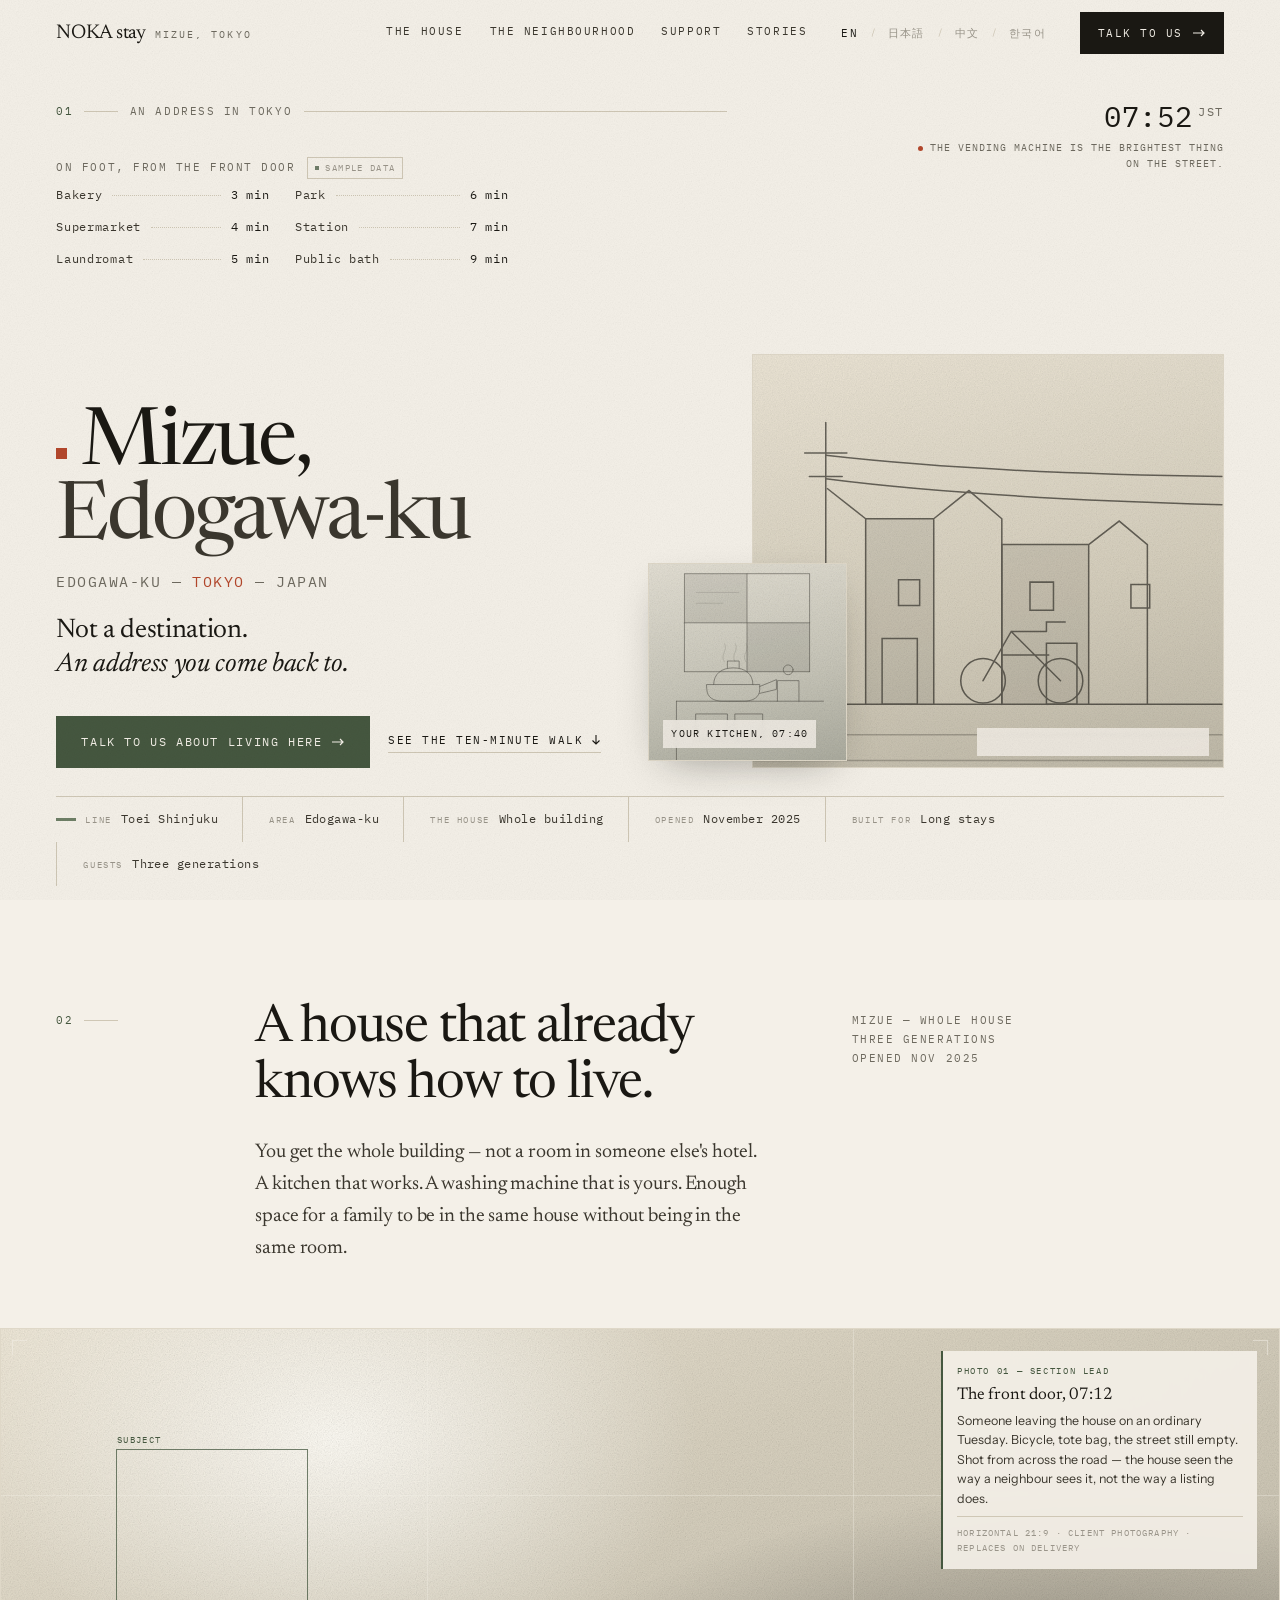
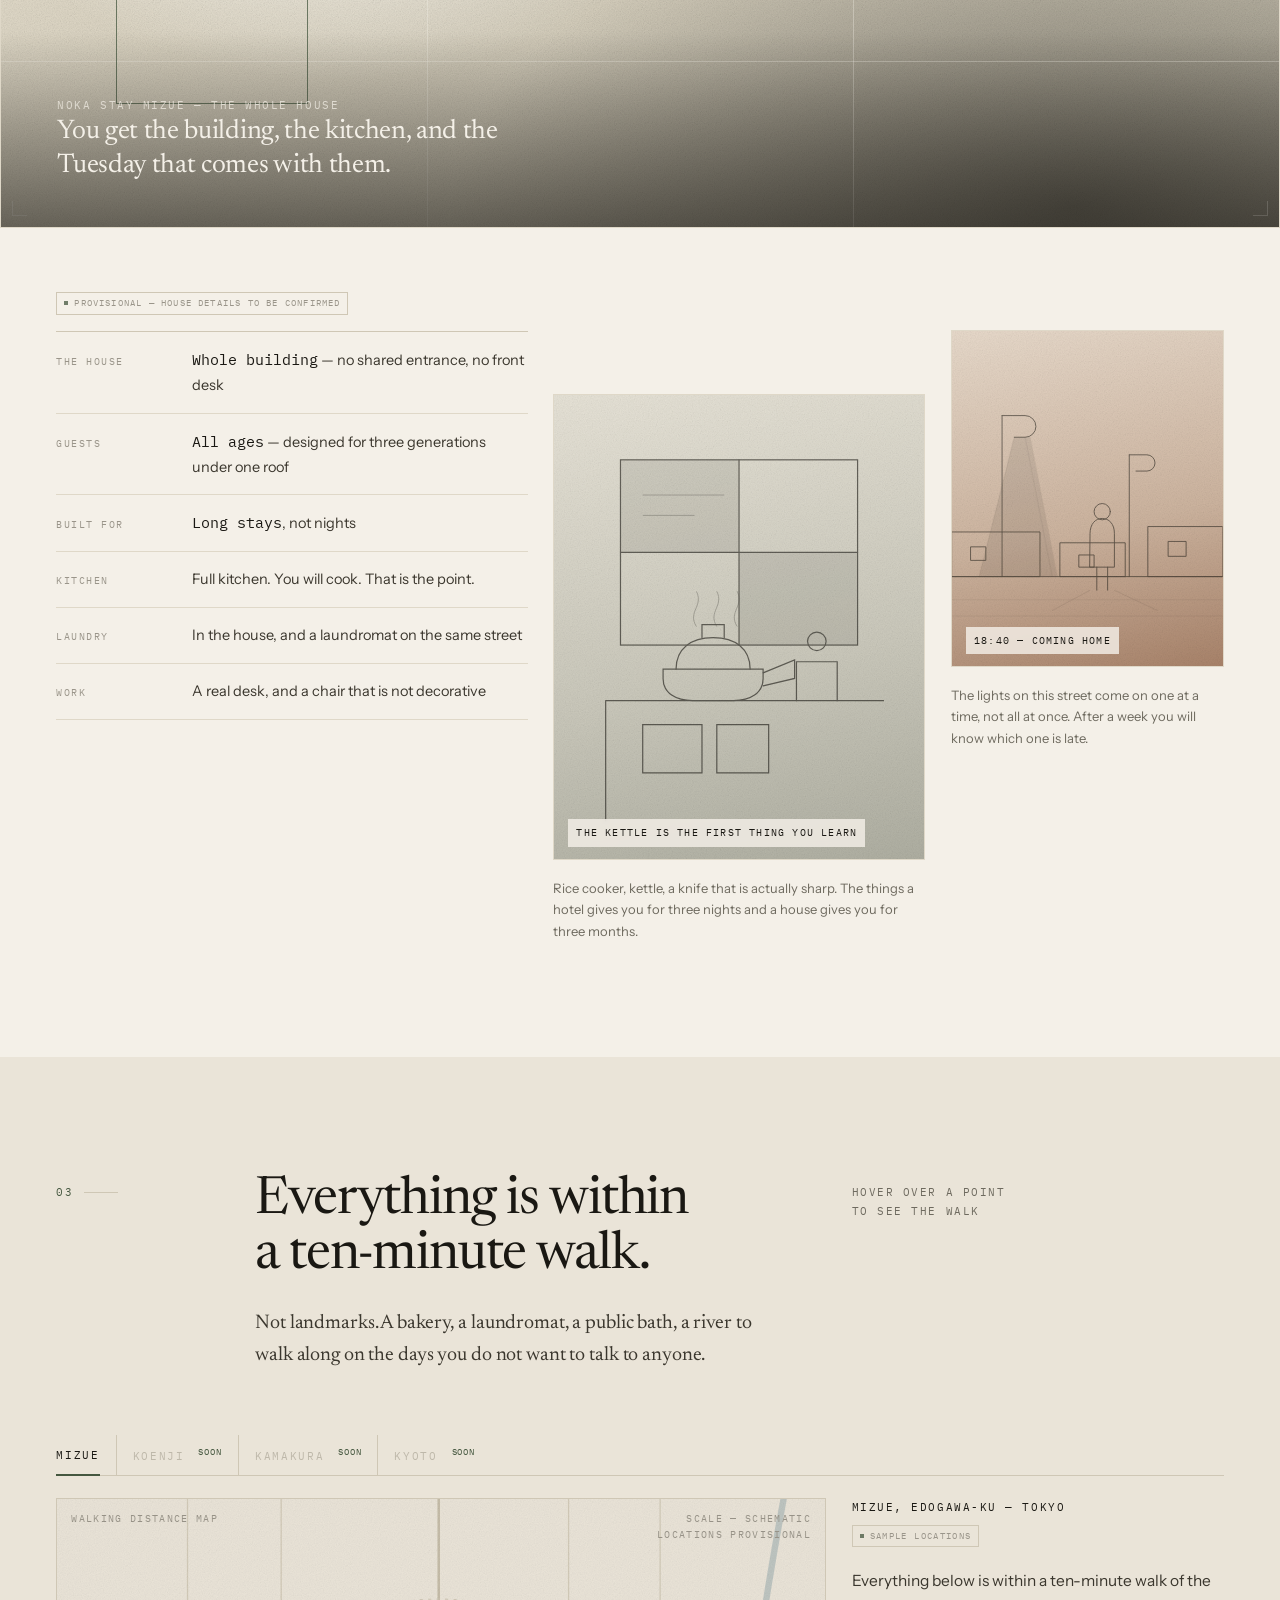
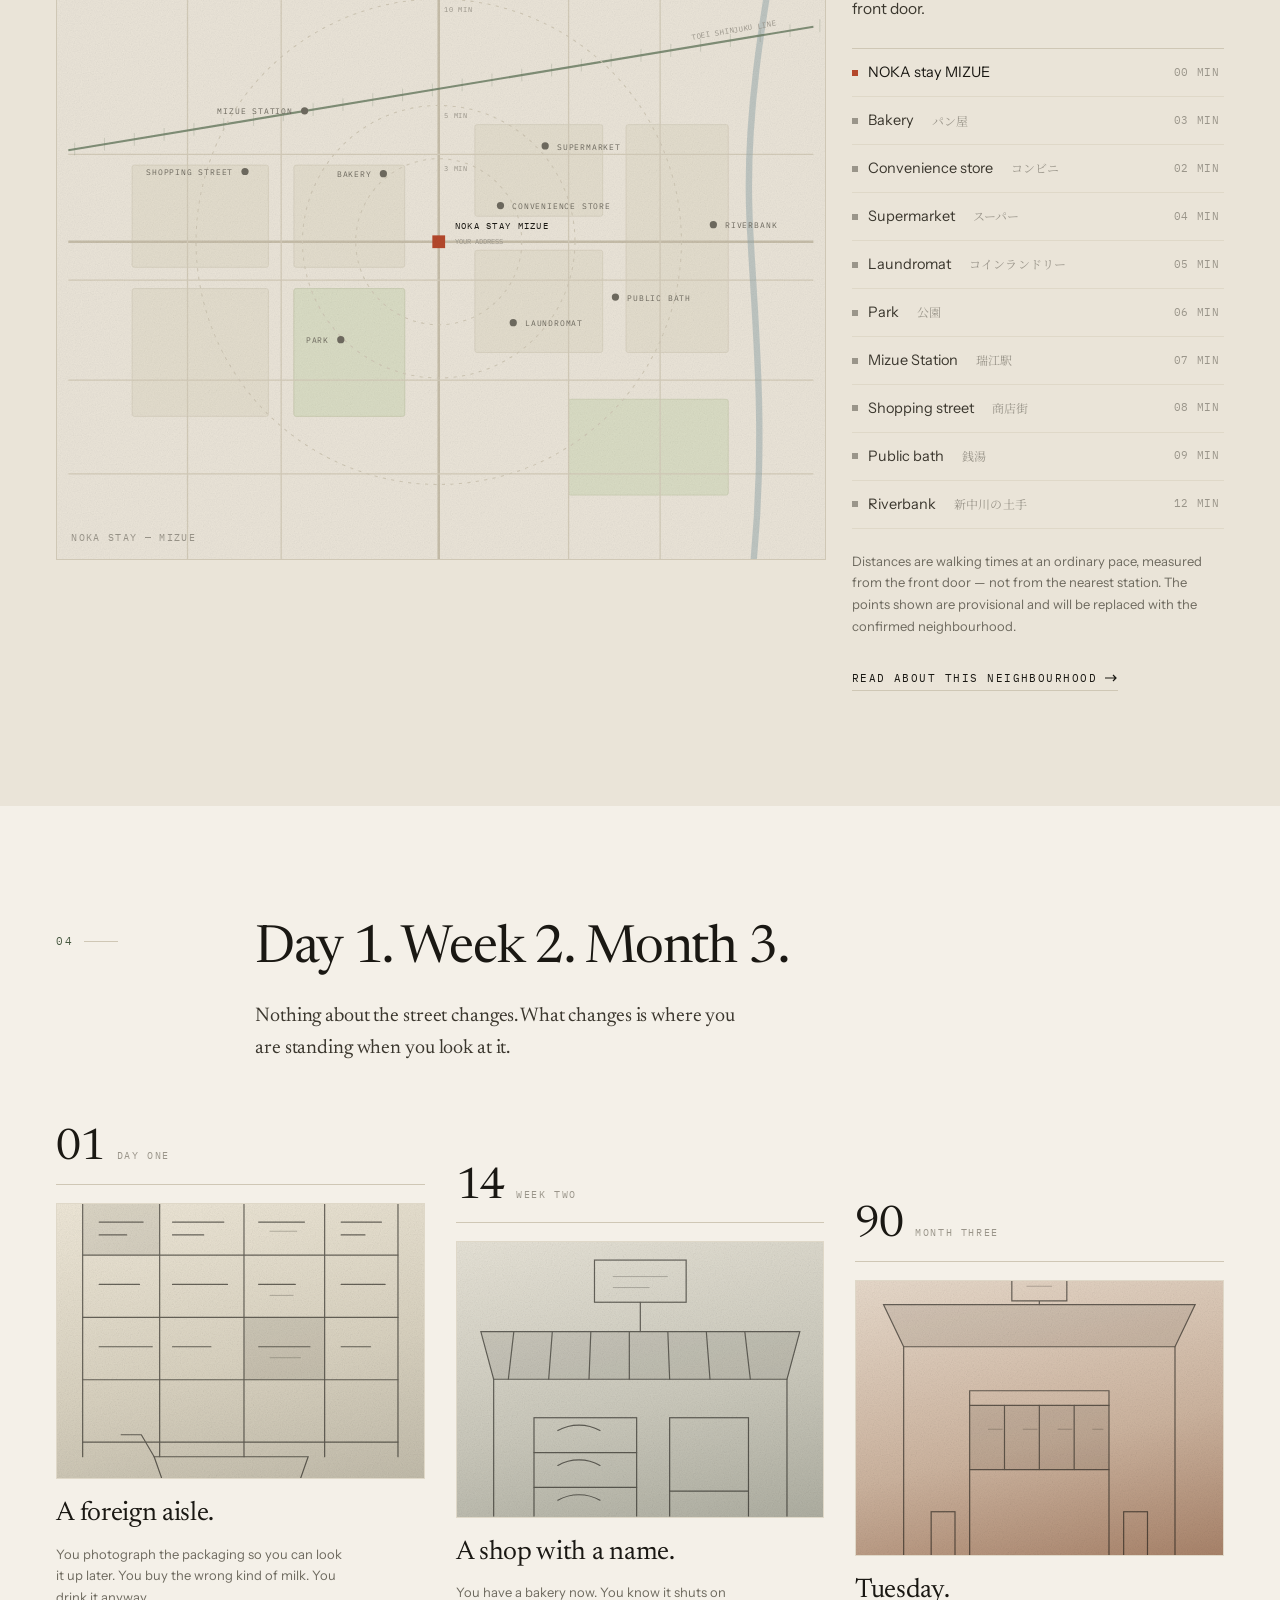
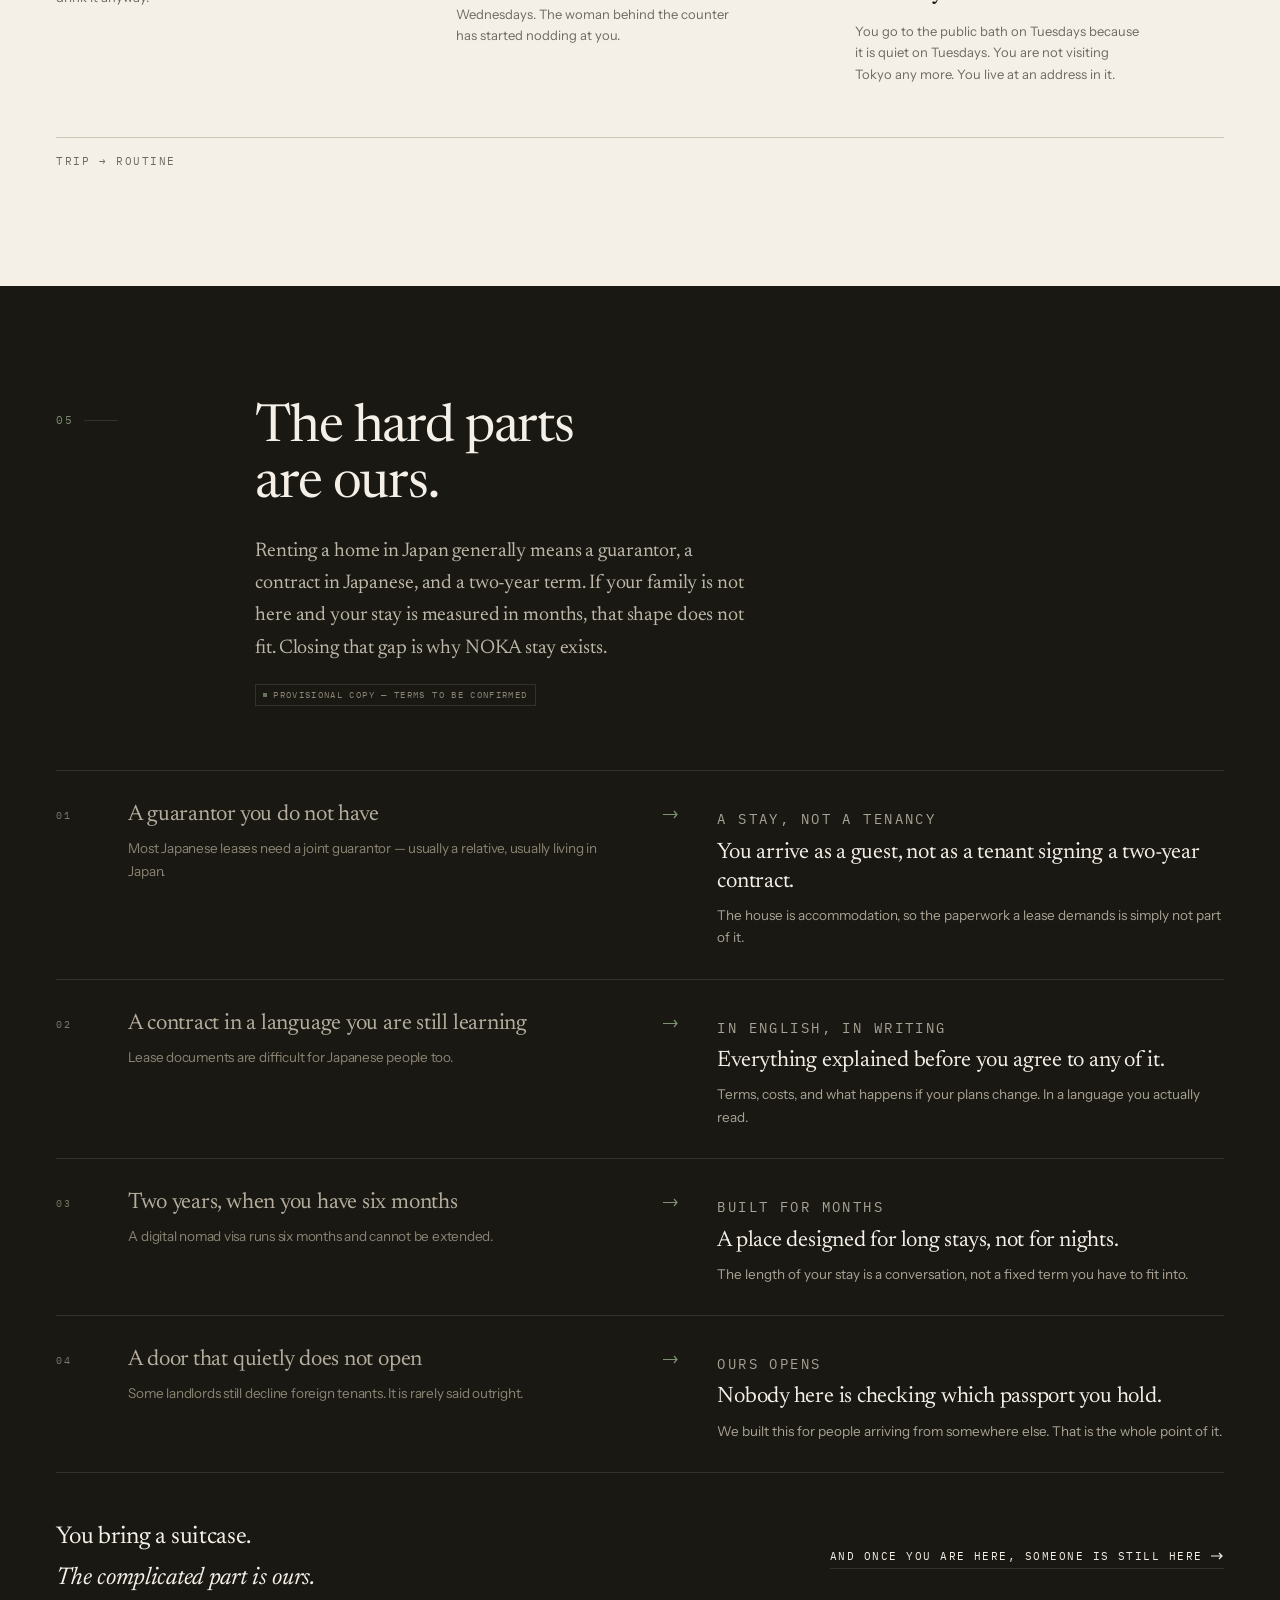
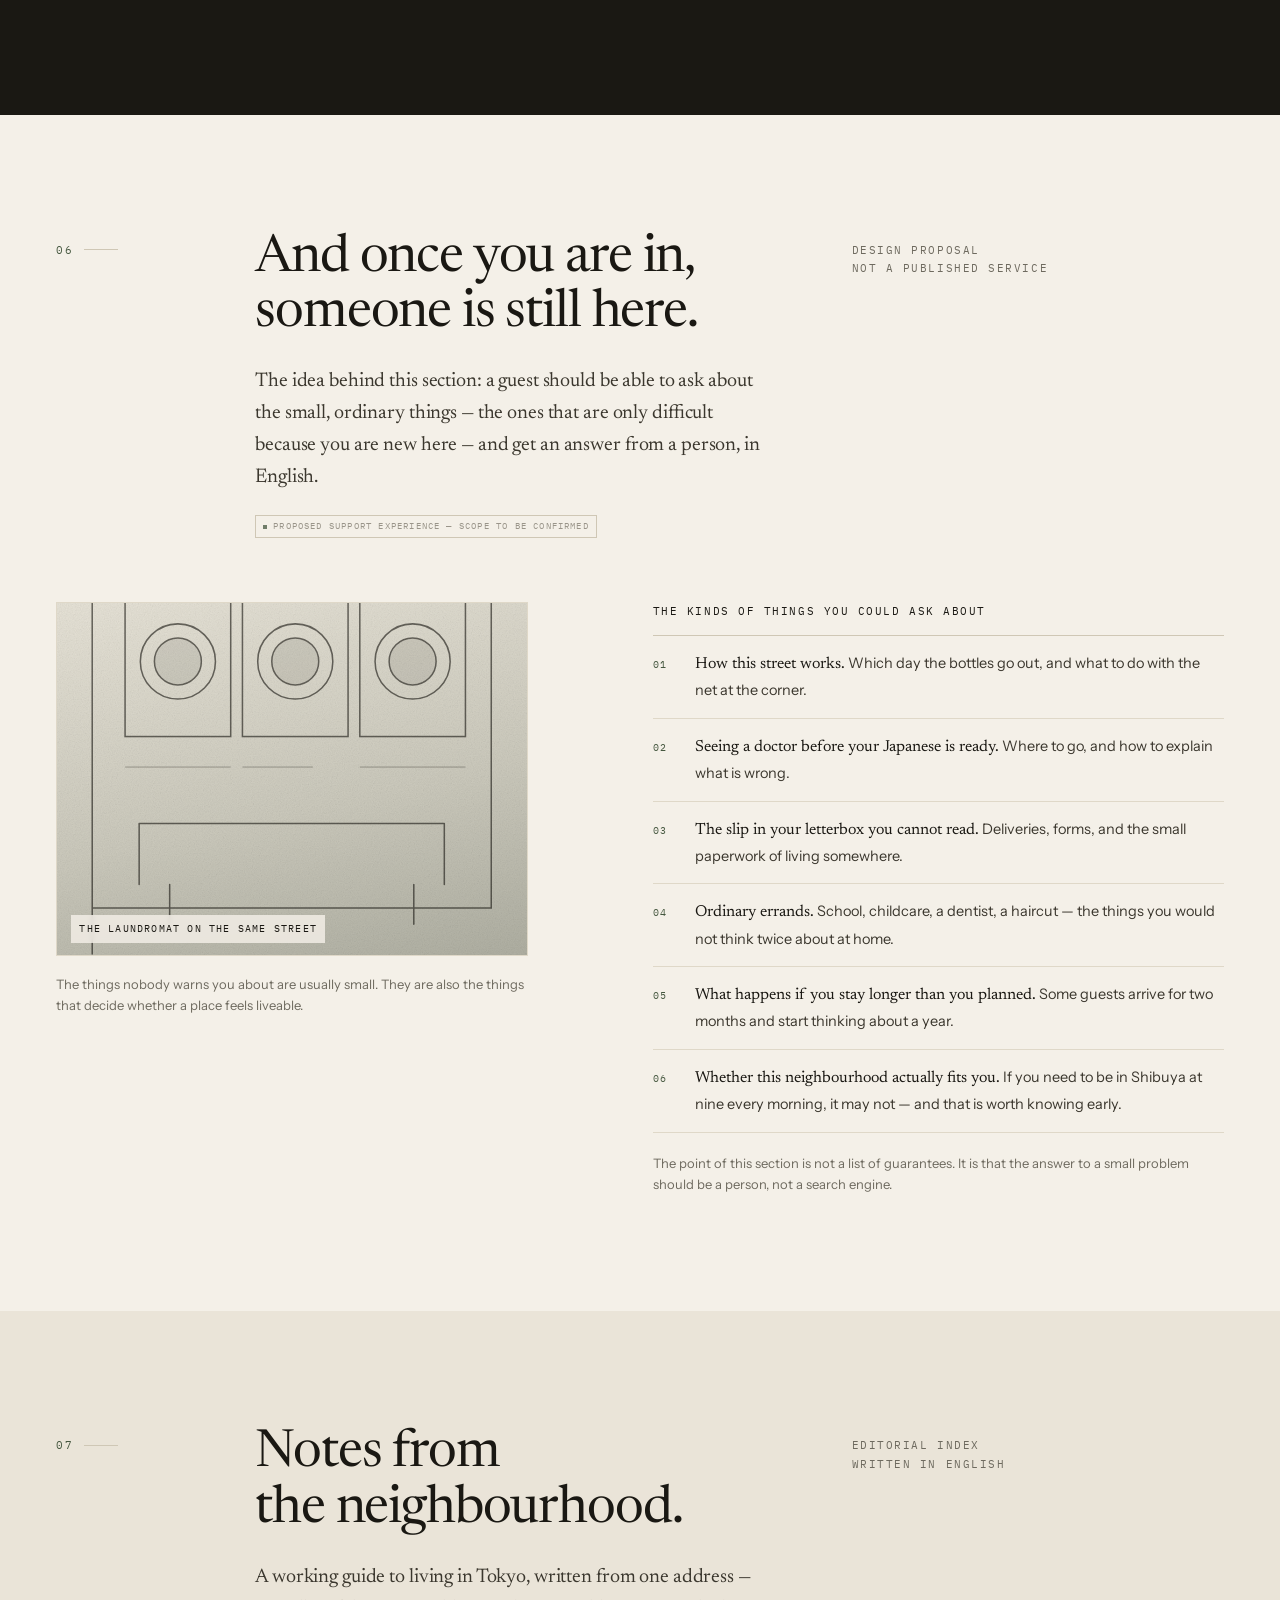
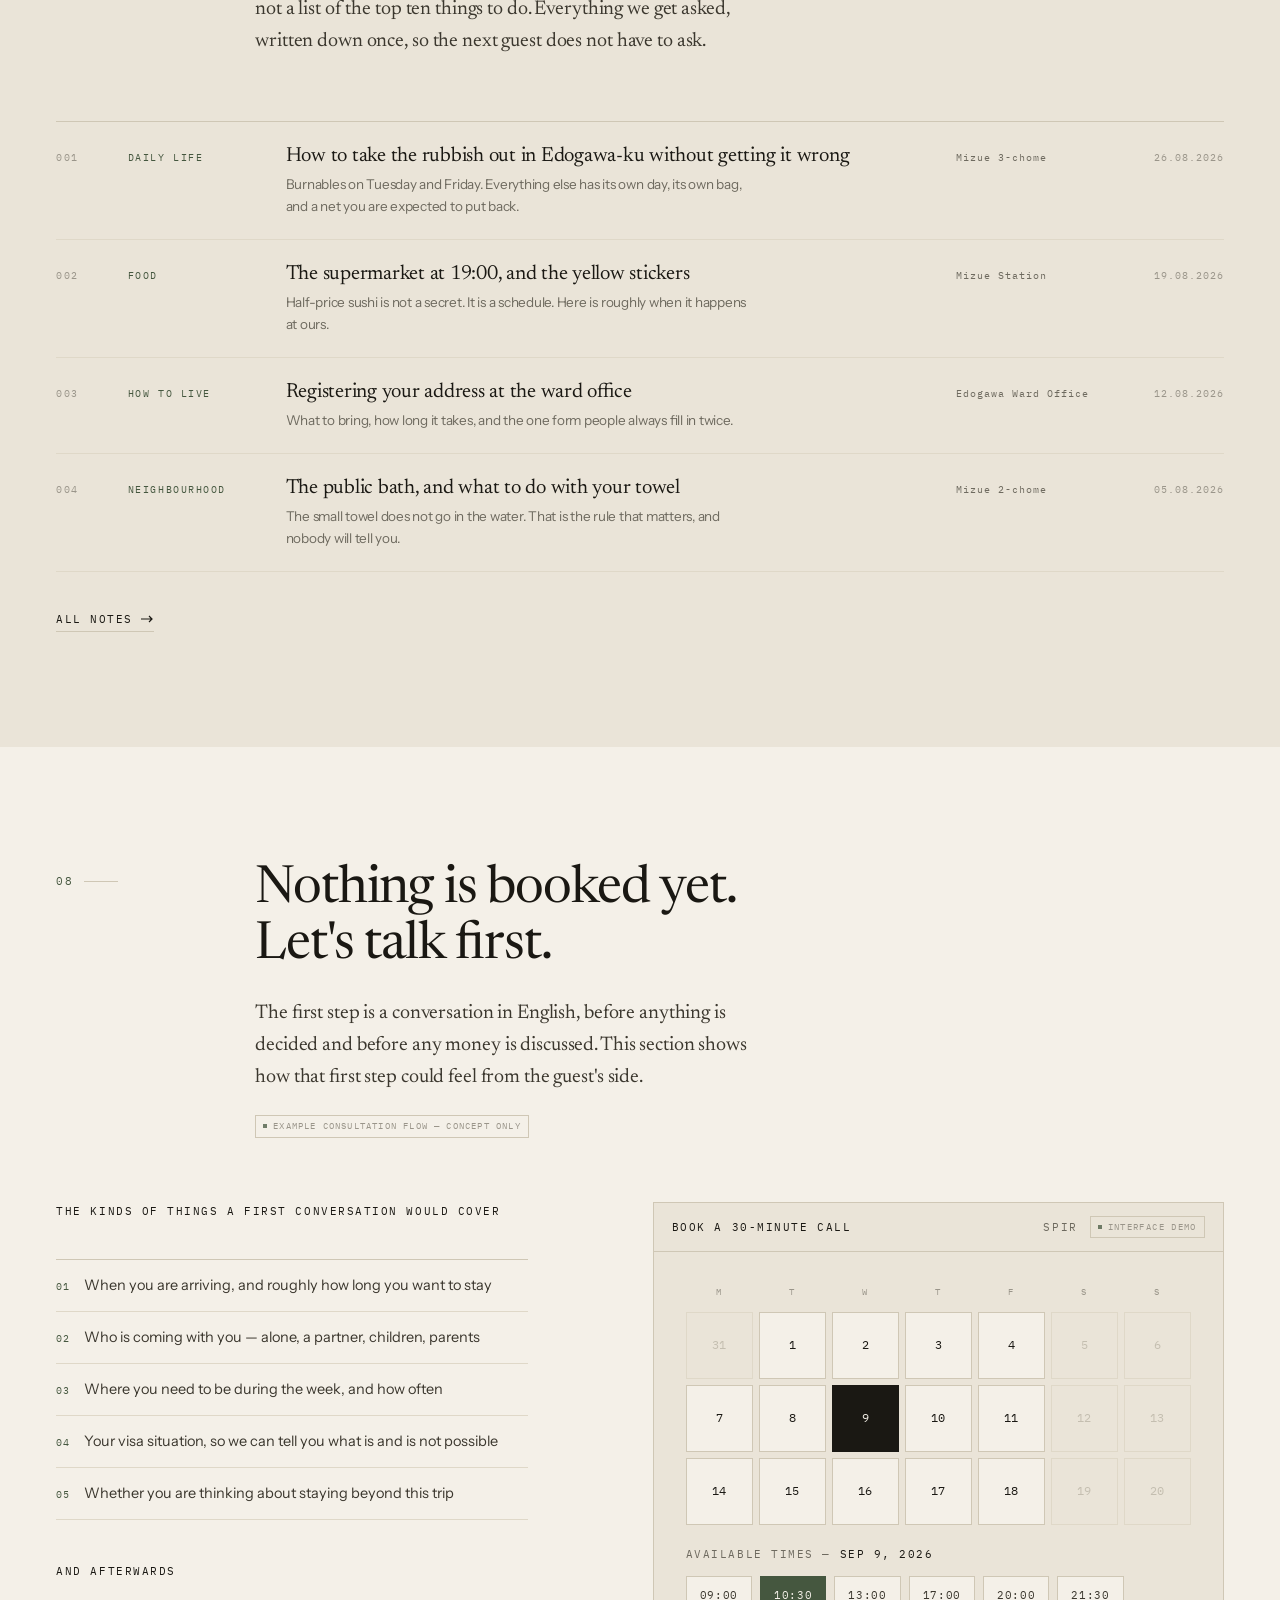
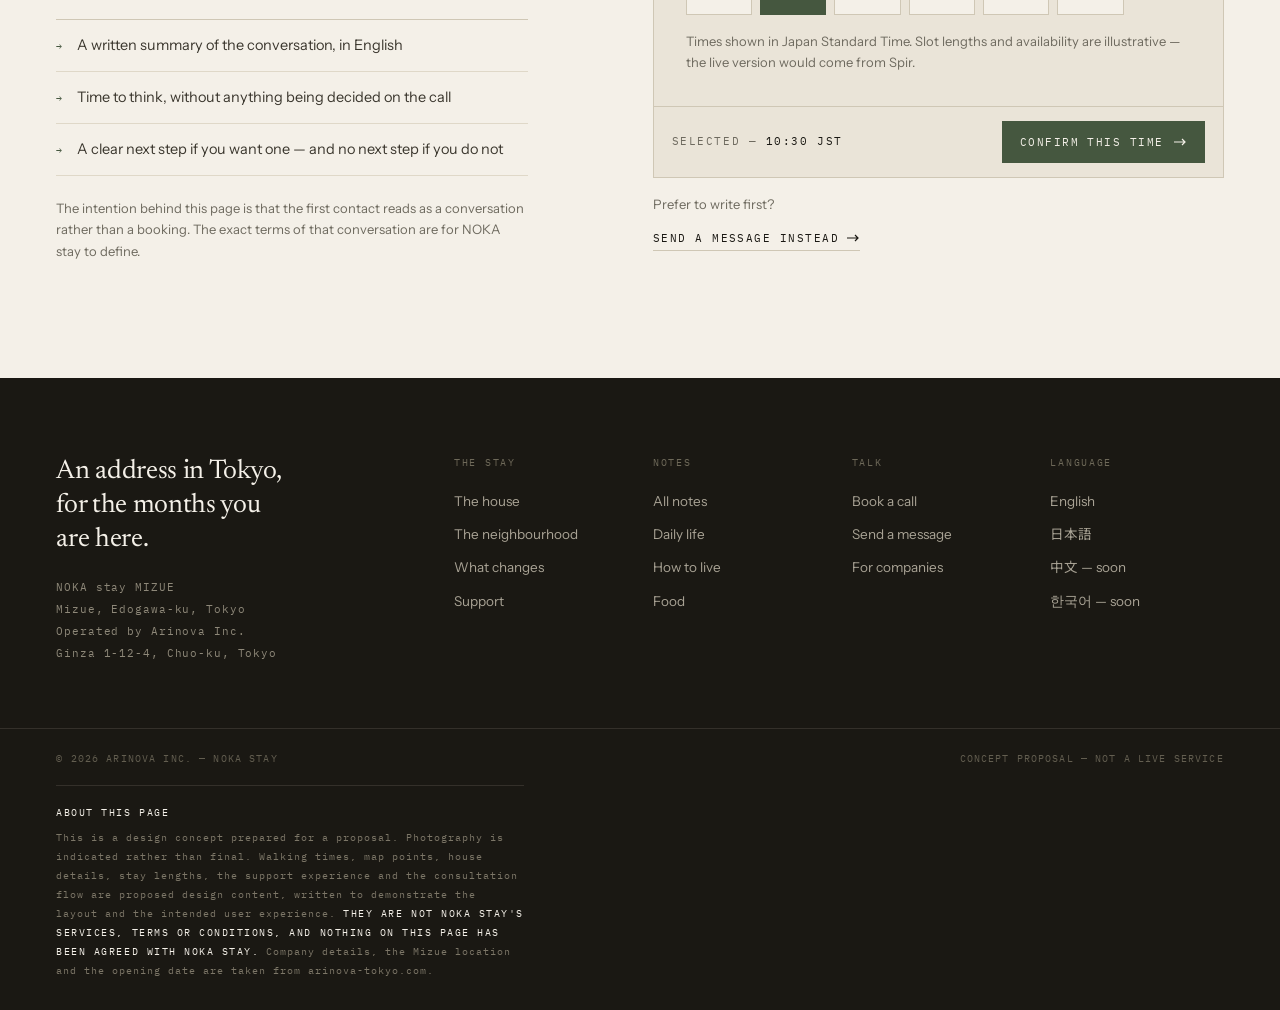
<file: index.html>
<!doctype html>
<html lang="en">
<head>
<meta charset="utf-8">
<meta name="viewport" content="width=device-width, initial-scale=1">
<meta name="robots" content="noindex, nofollow">
<title>NOKA stay — An address in Tokyo</title>
<meta name="description" content="Long stays in an ordinary Tokyo neighbourhood, with the paperwork handled. Mizue, Edogawa-ku.">
<link rel="preconnect" href="https://fonts.googleapis.com">
<link rel="preconnect" href="https://fonts.gstatic.com" crossorigin>
<link href="https://fonts.googleapis.com/css2?family=Newsreader:ital,opsz,wght@0,6..72,300..600;1,6..72,300..500&family=Instrument+Sans:wght@400;500&family=IBM+Plex+Mono:wght@400;500&family=Noto+Sans+JP:wght@400&family=Noto+Serif+JP:wght@400&display=swap" rel="stylesheet">
<link rel="stylesheet" href="css/tokens.css">
<link rel="stylesheet" href="css/app.css">
</head>
<body>

<!-- ══ header ══ -->
<header class="hdr">
  <div class="wrap hdr__in">
    <a class="brand" href="index.html">
      <span class="brand__n">NOKA stay</span>
      <span class="brand__t">Mizue, Tokyo</span>
    </a>
    <nav class="nav">
      <a href="#home">The house</a>
      <a href="#street">The neighbourhood</a>
      <a href="#help">Support</a>
      <a href="stories.html">Stories</a>
    </nav>
    <div class="lang">
      <button data-lang class="is-on">EN</button><span>/</span>
      <button data-lang>日本語</button><span>/</span>
      <button data-lang>中文</button><span>/</span>
      <button data-lang>한국어</button>
    </div>
    <a class="btn" href="#talk">Talk to us
      <svg class="btn__ar" width="13" height="8" viewBox="0 0 13 8" fill="none"><path d="M0 4h11M8 1l3 3-3 3" stroke="currentColor" stroke-width="1.2"/></svg>
    </a>
  </div>
</header>

<!-- ══ 01 THE ADDRESS ══ -->
<section class="hero" id="address">
  <div class="wrap">
    <div class="hero__in">

      <div class="hero__top">
        <div class="hero__eyebrow">
          <span class="secno">01</span>
          <span class="mono">An address in Tokyo</span>
        </div>

        <div class="coverlines rv rv-d1">
          <span class="provline"><span class="mono coverlines__k" style="margin:0">On foot, from the front door</span><span class="prov">Sample data</span></span>
          <ul>
            <li>Bakery <span></span> <b>3 min</b></li>
            <li>Supermarket <span></span> <b>4 min</b></li>
            <li>Laundromat <span></span> <b>5 min</b></li>
            <li>Park <span></span> <b>6 min</b></li>
            <li>Station <span></span> <b>7 min</b></li>
            <li>Public bath <span></span> <b>9 min</b></li>
          </ul>
        </div>
      </div>

      <div class="hero__now">
        <div class="now">
          <div class="now__t" data-clock>—:—<sup>JST</sup></div>
          <p class="now__l"><span class="now__dot"></span><span data-moment>Right now in Mizue.</span></p>
        </div>
      </div>

      <div class="hero__l">
        <h1 class="d1 addr rv">
          <span class="addr__l1"><i class="addr__pin"></i>Mizue,</span>
          <span class="addr__l2">Edogawa-ku</span>
          <span class="addr__l3">EDOGAWA-KU — <em>TOKYO</em> — JAPAN</span>
        </h1>

        <div class="hero__copy rv rv-d1">
          <p class="d3">Not a destination.<br><span class="it">An address you come back to.</span></p>
        </div>

        <div class="hero__cta rv rv-d3">
          <a class="btn btn--lg btn--acc" href="#talk">Talk to us about living here
            <svg class="btn__ar" width="13" height="8" viewBox="0 0 13 8" fill="none"><path d="M0 4h11M8 1l3 3-3 3" stroke="currentColor" stroke-width="1.2"/></svg>
          </a>
          <a class="tlink" href="#street">See the ten-minute walk
            <svg width="10" height="10" viewBox="0 0 10 10" fill="none"><path d="M5 0v9M1.5 5.5 5 9l3.5-3.5" stroke="currentColor" stroke-width="1.1"/></svg>
          </a>
        </div>
      </div>

      <div class="hero__r">
        <figure class="plate plate--tall t-morning hero__plate-main rv rv-d1">
          <div class="plate__tone"></div>
          <svg class="plate__art"><use href="#p-street"/></svg>
          <div class="plate__grain"></div><div class="plate__vig"></div>
          <figcaption class="plate__cap plate__cap--r">Three streets from the station</figcaption>
        </figure>

        <figure class="plate plate--sq t-day hero__plate-sub rv rv-d3">
          <div class="plate__tone"></div>
          <svg class="plate__art"><use href="#p-kitchen"/></svg>
          <div class="plate__grain"></div><div class="plate__vig"></div>
          <figcaption class="plate__cap">Your kitchen, 07:40</figcaption>
        </figure>
      </div>

    </div>

    <div class="databar">
      <div class="databar__i"><span class="transit__line"></span><span class="databar__k">Line</span><span class="databar__v">Toei Shinjuku</span></div>
      <div class="databar__i"><span class="databar__k">Area</span><span class="databar__v">Edogawa-ku</span></div>
      <div class="databar__i"><span class="databar__k">The house</span><span class="databar__v">Whole building</span></div>
      <div class="databar__i"><span class="databar__k">Opened</span><span class="databar__v">November 2025</span></div>
      <div class="databar__i"><span class="databar__k">Built for</span><span class="databar__v">Long stays</span></div>
      <div class="databar__i"><span class="databar__k">Guests</span><span class="databar__v">Three generations</span></div>
    </div>
  </div>
</section>

<!-- ══ 02 THE HOUSE ══ -->
<section class="section" id="home">
  <div class="wrap">
    <div class="shead">
      <div class="shead__no"><span class="secno">02</span></div>
      <div class="shead__ti">
        <h2 class="d2 rv">A house that already<br>knows how to live.</h2>
        <p class="lede rv rv-d1">You get the whole building — not a room in someone else's hotel.
          A kitchen that works. A washing machine that is yours. Enough space for a family
          to be in the same house without being in the same room.</p>
      </div>
      <div class="shead__ai"><p class="mono rv rv-d2">Mizue — whole house<br>Three generations<br>Opened Nov 2025</p></div>
    </div>

  </div>

  <!-- 全幅の写真帯。ここが「線画のコンセプトボード」ではなく
       「完成した宿泊ブランドのサイト」に見えるかどうかの分岐点になる。 -->
  <figure class="plate plate--photo band bleed t-morning rv">
    <div class="plate__tone"></div>
    <div class="plate__grain"></div>
    <div class="plate__marks"><i></i><i></i><i></i><i></i></div>
    <div class="plate__guide"><i></i><i></i><i></i><i></i></div>
    <div class="plate__focus"></div>
    <figcaption class="plate__brief">
      <b>Photo 01 — section lead</b>
      <strong>The front door, 07:12</strong>
      <span>Someone leaving the house on an ordinary Tuesday. Bicycle, tote bag, the street still empty.
        Shot from across the road — the house seen the way a neighbour sees it, not the way a listing does.</span>
      <em>Horizontal 21:9 · client photography · replaces on delivery</em>
    </figcaption>
    <div class="band__over">
      <div class="band__in">
        <p class="mono">NOKA stay Mizue — the whole house</p>
        <p class="d3">You get the building, the kitchen, and the Tuesday that comes with them.</p>
      </div>
    </div>
  </figure>

  <div class="wrap" style="padding-top:clamp(40px,5vw,84px)">
    <div class="home__grid">
      <div class="home__a">
        <p class="provline rv" style="margin-bottom:16px"><span class="prov prov--wide">Provisional — house details to be confirmed</span></p>
        <dl class="home__facts rv" style="margin-top:0;border-top:1px solid var(--rule)">
          <div class="home__fact"><dt>The house</dt><dd><b>Whole building</b> — no shared entrance, no front desk</dd></div>
          <div class="home__fact"><dt>Guests</dt><dd><b>All ages</b> — designed for three generations under one roof</dd></div>
          <div class="home__fact"><dt>Built for</dt><dd><b>Long stays</b>, not nights</dd></div>
          <div class="home__fact"><dt>Kitchen</dt><dd>Full kitchen. You will cook. That is the point.</dd></div>
          <div class="home__fact"><dt>Laundry</dt><dd>In the house, and a laundromat on the same street</dd></div>
          <div class="home__fact"><dt>Work</dt><dd>A real desk, and a chair that is not decorative</dd></div>
        </dl>
      </div>

      <div class="home__b">
        <figure class="plate plate--port t-day rv rv-d1">
          <div class="plate__tone"></div>
          <svg class="plate__art"><use href="#p-kitchen"/></svg>
          <div class="plate__grain"></div>
          <figcaption class="plate__cap">The kettle is the first thing you learn</figcaption>
        </figure>
        <p class="small home__note">Rice cooker, kettle, a knife that is actually sharp.
          The things a hotel gives you for three nights and a house gives you for three months.</p>
      </div>

      <div class="home__c">
        <figure class="plate plate--tall t-evening rv rv-d2">
          <div class="plate__tone"></div>
          <svg class="plate__art"><use href="#p-evening"/></svg>
          <div class="plate__grain"></div>
          <figcaption class="plate__cap">18:40 — coming home</figcaption>
        </figure>
        <p class="small home__note">The lights on this street come on one at a time,
          not all at once. After a week you will know which one is late.</p>
      </div>
    </div>
  </div>
</section>

<!-- ══ 03 FIVE MINUTES FROM THE DOOR ══ -->
<section class="section" id="street" style="background:var(--paper-2)">
  <div class="wrap">
    <div class="shead">
      <div class="shead__no"><span class="secno">03</span></div>
      <div class="shead__ti">
        <h2 class="d2 rv">Everything is within<br>a ten-minute walk.</h2>
        <p class="lede rv rv-d1">Not landmarks. A bakery, a laundromat, a public bath, a river to walk along
          on the days you do not want to talk to anyone.</p>
      </div>
      <div class="shead__ai"><p class="mono rv rv-d2">Hover over a point<br>to see the walk</p></div>
    </div>

    <div class="locs rv">
      <button data-loc="mizue" class="is-on">Mizue</button>
      <button data-loc="koenji" disabled>Koenji <span class="locs__soon">soon</span></button>
      <button data-loc="kamakura" disabled>Kamakura <span class="locs__soon">soon</span></button>
      <button data-loc="kyoto" disabled>Kyoto <span class="locs__soon">soon</span></button>
    </div>

    <div class="map">
      <div class="map__fig rv">
        <div class="map__frame" data-map-frame>
          <span class="map__corner map__corner--tl" data-map-meta-anchor>Walking distance map</span>
          <span class="map__corner map__corner--tr">Scale — schematic<br>Locations provisional</span>
          <span class="map__corner map__corner--bl">NOKA stay — Mizue</span>
        </div>
      </div>

      <div class="map__side rv rv-d1" data-map-meta>
        <p class="mono mono--ink" data-m-addr>MIZUE, EDOGAWA-KU — TOKYO</p>
        <p class="provline" style="margin-top:8px"><span class="prov">Sample locations</span></p>
        <p class="body" style="margin:20px 0 26px;max-width:38ch" data-m-note>Everything below is within a ten-minute walk of the front door.</p>
        <ul class="pois" data-map-list></ul>
        <p class="small" style="margin-top:22px">Distances are walking times at an ordinary pace,
          measured from the front door — not from the nearest station.
          The points shown are provisional and will be replaced with the confirmed neighbourhood.</p>
        <p style="margin-top:26px"><a class="tlink" href="stories.html">Read about this neighbourhood
          <svg width="13" height="8" viewBox="0 0 13 8" fill="none"><path d="M0 4h11M8 1l3 3-3 3" stroke="currentColor" stroke-width="1.2"/></svg></a></p>
      </div>
    </div>
  </div>
</section>

<!-- ══ 04 AFTER TWO WEEKS ══ -->
<section class="section" id="days">
  <div class="wrap">
    <div class="shead">
      <div class="shead__no"><span class="secno">04</span></div>
      <div class="shead__ti">
        <h2 class="d2 rv">Day 1. Week 2. Month 3.</h2>
        <p class="lede rv rv-d1">Nothing about the street changes. What changes is where you are standing
          when you look at it.</p>
      </div>
    </div>

    <div class="days">
      <div class="days__c rv">
        <div class="days__mark"><span class="days__n">01</span><span class="days__u">Day one</span></div>
        <figure class="plate plate--land t-morning">
          <div class="plate__tone"></div><svg class="plate__art"><use href="#p-market"/></svg>
          <div class="plate__grain"></div><div class="plate__vig"></div>
        </figure>
        <p class="d3 days__t">A foreign aisle.</p>
        <p class="small days__q">You photograph the packaging so you can look it up later.
          You buy the wrong kind of milk. You drink it anyway.</p>
      </div>

      <div class="days__c rv rv-d1">
        <div class="days__mark"><span class="days__n">14</span><span class="days__u">Week two</span></div>
        <figure class="plate plate--land t-day">
          <div class="plate__tone"></div><svg class="plate__art"><use href="#p-bakery"/></svg>
          <div class="plate__grain"></div><div class="plate__vig"></div>
        </figure>
        <p class="d3 days__t">A shop with a name.</p>
        <p class="small days__q">You have a bakery now. You know it shuts on Wednesdays.
          The woman behind the counter has started nodding at you.</p>
      </div>

      <div class="days__c rv rv-d2">
        <div class="days__mark"><span class="days__n">90</span><span class="days__u">Month three</span></div>
        <figure class="plate plate--land t-evening">
          <div class="plate__tone"></div><svg class="plate__art"><use href="#p-sento"/></svg>
          <div class="plate__grain"></div><div class="plate__vig"></div>
        </figure>
        <p class="d3 days__t">Tuesday.</p>
        <p class="small days__q">You go to the public bath on Tuesdays because it is quiet on Tuesdays.
          You are not visiting Tokyo any more. You live at an address in it.</p>
      </div>
    </div>

    <div class="days__track" data-days-track><span class="days__prog" data-days-prog></span></div>
    <p class="mono" style="margin-top:14px">Trip → Routine</p>
  </div>
</section>

<!-- ══ 05 THE HARD PARTS ══ -->
<section class="section invert" id="walls">
  <div class="wrap">
    <div class="shead">
      <div class="shead__no"><span class="secno">05</span></div>
      <div class="shead__ti">
        <h2 class="d2 rv">The hard parts<br>are ours.</h2>
        <p class="lede rv rv-d1">Renting a home in Japan generally means a guarantor, a contract in Japanese,
          and a two-year term. If your family is not here and your stay is measured in months,
          that shape does not fit. Closing that gap is why NOKA stay exists.</p>
        <p class="provline" style="margin-top:20px"><span class="prov">Provisional copy — terms to be confirmed</span></p>
      </div>
    </div>

    <div class="hard rv">
      <div class="hard__row">
        <span class="hard__n">01</span>
        <div class="hard__p">A guarantor you do not have
          <em>Most Japanese leases need a joint guarantor — usually a relative, usually living in Japan.</em></div>
        <div class="hard__ar"><svg width="16" height="9" viewBox="0 0 16 9" fill="none"><path d="M0 4.5h14M11 1l3 3.5-3 3.5" stroke="currentColor" stroke-width="1.2"/></svg></div>
        <div class="hard__a">
          <span class="hard__k">A stay, not a tenancy</span>
          <strong>You arrive as a guest, not as a tenant signing a two-year contract.</strong>
          <span>The house is accommodation, so the paperwork a lease demands is simply not part of it.</span>
        </div>
      </div>

      <div class="hard__row">
        <span class="hard__n">02</span>
        <div class="hard__p">A contract in a language you are still learning
          <em>Lease documents are difficult for Japanese people too.</em></div>
        <div class="hard__ar"><svg width="16" height="9" viewBox="0 0 16 9" fill="none"><path d="M0 4.5h14M11 1l3 3.5-3 3.5" stroke="currentColor" stroke-width="1.2"/></svg></div>
        <div class="hard__a">
          <span class="hard__k">In English, in writing</span>
          <strong>Everything explained before you agree to any of it.</strong>
          <span>Terms, costs, and what happens if your plans change. In a language you actually read.</span>
        </div>
      </div>

      <div class="hard__row">
        <span class="hard__n">03</span>
        <div class="hard__p">Two years, when you have six months
          <em>A digital nomad visa runs six months and cannot be extended.</em></div>
        <div class="hard__ar"><svg width="16" height="9" viewBox="0 0 16 9" fill="none"><path d="M0 4.5h14M11 1l3 3.5-3 3.5" stroke="currentColor" stroke-width="1.2"/></svg></div>
        <div class="hard__a">
          <span class="hard__k">Built for months</span>
          <strong>A place designed for long stays, not for nights.</strong>
          <span>The length of your stay is a conversation, not a fixed term you have to fit into.</span>
        </div>
      </div>

      <div class="hard__row">
        <span class="hard__n">04</span>
        <div class="hard__p">A door that quietly does not open
          <em>Some landlords still decline foreign tenants. It is rarely said outright.</em></div>
        <div class="hard__ar"><svg width="16" height="9" viewBox="0 0 16 9" fill="none"><path d="M0 4.5h14M11 1l3 3.5-3 3.5" stroke="currentColor" stroke-width="1.2"/></svg></div>
        <div class="hard__a">
          <span class="hard__k">Ours opens</span>
          <strong>Nobody here is checking which passport you hold.</strong>
          <span>We built this for people arriving from somewhere else. That is the whole point of it.</span>
        </div>
      </div>
    </div>

    <div class="hard__close rv rv-d2">
      <p>You bring a suitcase.<br><span class="it">The complicated part is ours.</span></p>
      <a class="tlink" href="#help">And once you are here, someone is still here
        <svg width="13" height="8" viewBox="0 0 13 8" fill="none"><path d="M0 4h11M8 1l3 3-3 3" stroke="currentColor" stroke-width="1.2"/></svg></a>
    </div>
  </div>
</section>

<!-- ══ 06 WHILE YOU'RE HERE ══ -->
<section class="section" id="help">
  <div class="wrap">
    <div class="shead">
      <div class="shead__no"><span class="secno">06</span></div>
      <div class="shead__ti">
        <h2 class="d2 rv">And once you are in,<br>someone is still here.</h2>
        <p class="lede rv rv-d1">The idea behind this section: a guest should be able to ask about
          the small, ordinary things — the ones that are only difficult because you are new here —
          and get an answer from a person, in English.</p>
        <p class="provline provline--head rv rv-d1">
          <span class="prov prov--wide">Proposed support experience — scope to be confirmed</span></p>
      </div>
      <div class="shead__ai"><p class="mono rv rv-d2">Design proposal<br>Not a published service</p></div>
    </div>

    <div class="care">
      <div class="care__l rv">
        <figure class="plate plate--land t-day">
          <div class="plate__tone"></div>
          <svg class="plate__art"><use href="#p-laundry"/></svg>
          <div class="plate__grain"></div>
          <figcaption class="plate__cap">The laundromat on the same street</figcaption>
        </figure>
        <p class="small home__note">The things nobody warns you about are usually small.
          They are also the things that decide whether a place feels liveable.</p>
      </div>

      <div class="care__r rv rv-d1">
        <p class="mono mono--ink" style="margin-bottom:14px">The kinds of things you could ask about</p>
        <div class="care__list">
          <div class="care__i"><i>01</i><p><b>How this street works.</b>
            Which day the bottles go out, and what to do with the net at the corner.</p></div>
          <div class="care__i"><i>02</i><p><b>Seeing a doctor before your Japanese is ready.</b>
            Where to go, and how to explain what is wrong.</p></div>
          <div class="care__i"><i>03</i><p><b>The slip in your letterbox you cannot read.</b>
            Deliveries, forms, and the small paperwork of living somewhere.</p></div>
          <div class="care__i"><i>04</i><p><b>Ordinary errands.</b>
            School, childcare, a dentist, a haircut — the things you would not think twice about at home.</p></div>
          <div class="care__i"><i>05</i><p><b>What happens if you stay longer than you planned.</b>
            Some guests arrive for two months and start thinking about a year.</p></div>
          <div class="care__i"><i>06</i><p><b>Whether this neighbourhood actually fits you.</b>
            If you need to be in Shibuya at nine every morning, it may not — and that is worth knowing early.</p></div>
        </div>
        <p class="small" style="margin-top:20px">The point of this section is not a list of guarantees.
          It is that the answer to a small problem should be a person, not a search engine.</p>
      </div>
    </div>
  </div>
</section>

<!-- ══ 07 FROM THE NEIGHBOURHOOD ══ -->
<section class="section" id="stories" style="background:var(--paper-2)">
  <div class="wrap">
    <div class="shead">
      <div class="shead__no"><span class="secno">07</span></div>
      <div class="shead__ti">
        <h2 class="d2 rv">Notes from<br>the neighbourhood.</h2>
        <p class="lede rv rv-d1">A working guide to living in Tokyo, written from one address —
          not a list of the top ten things to do. Everything we get asked, written down once,
          so the next guest does not have to ask.</p>
      </div>
      <div class="shead__ai"><p class="mono rv rv-d2">Editorial index<br>Written in English</p></div>
    </div>

    <ul class="idx rv">
      <li><a class="idx__row" href="story.html">
        <span class="idx__no">001</span>
        <span class="idx__cat">Daily life</span>
        <span class="idx__ti">How to take the rubbish out in Edogawa-ku without getting it wrong
          <span>Burnables on Tuesday and Friday. Everything else has its own day, its own bag, and a net you are expected to put back.</span></span>
        <span class="idx__pl">Mizue 3-chome</span>
        <span class="idx__dt">26.08.2026</span>
        <figure class="plate plate--land t-morning idx__peek"><div class="plate__tone"></div><svg class="plate__art"><use href="#p-street"/></svg><div class="plate__grain"></div></figure>
      </a></li>
      <li><a class="idx__row" href="story.html">
        <span class="idx__no">002</span>
        <span class="idx__cat">Food</span>
        <span class="idx__ti">The supermarket at 19:00, and the yellow stickers
          <span>Half-price sushi is not a secret. It is a schedule. Here is roughly when it happens at ours.</span></span>
        <span class="idx__pl">Mizue Station</span>
        <span class="idx__dt">19.08.2026</span>
        <figure class="plate plate--land t-evening idx__peek"><div class="plate__tone"></div><svg class="plate__art"><use href="#p-market"/></svg><div class="plate__grain"></div></figure>
      </a></li>
      <li><a class="idx__row" href="story.html">
        <span class="idx__no">003</span>
        <span class="idx__cat">How to live</span>
        <span class="idx__ti">Registering your address at the ward office
          <span>What to bring, how long it takes, and the one form people always fill in twice.</span></span>
        <span class="idx__pl">Edogawa Ward Office</span>
        <span class="idx__dt">12.08.2026</span>
        <figure class="plate plate--land t-day idx__peek"><div class="plate__tone"></div><svg class="plate__art"><use href="#p-desk"/></svg><div class="plate__grain"></div></figure>
      </a></li>
      <li><a class="idx__row" href="story.html">
        <span class="idx__no">004</span>
        <span class="idx__cat">Neighbourhood</span>
        <span class="idx__ti">The public bath, and what to do with your towel
          <span>The small towel does not go in the water. That is the rule that matters, and nobody will tell you.</span></span>
        <span class="idx__pl">Mizue 2-chome</span>
        <span class="idx__dt">05.08.2026</span>
        <figure class="plate plate--land t-night idx__peek"><div class="plate__tone"></div><svg class="plate__art"><use href="#p-sento"/></svg><div class="plate__grain"></div></figure>
      </a></li>
    </ul>

    <p style="margin-top:32px"><a class="tlink" href="stories.html">All notes
      <svg width="13" height="8" viewBox="0 0 13 8" fill="none"><path d="M0 4h11M8 1l3 3-3 3" stroke="currentColor" stroke-width="1.2"/></svg></a></p>
  </div>
</section>

<!-- ══ 08 LET'S TALK ══ -->
<section class="section" id="talk">
  <div class="wrap">
    <div class="shead">
      <div class="shead__no"><span class="secno">08</span></div>
      <div class="shead__ti">
        <h2 class="d2 rv">Nothing is booked yet.<br>Let's talk first.</h2>
        <p class="lede rv rv-d1">The first step is a conversation in English, before anything
          is decided and before any money is discussed. This section shows how that first
          step could feel from the guest's side.</p>
        <p class="provline provline--head rv rv-d1">
          <span class="prov prov--wide">Example consultation flow — concept only</span></p>
      </div>
    </div>

    <div class="talk">
      <div class="talk__l rv">
        <p class="mono mono--ink">The kinds of things a first conversation would cover</p>
        <div class="talk__list">
          <div class="talk__li"><i>01</i><span>When you are arriving, and roughly how long you want to stay</span></div>
          <div class="talk__li"><i>02</i><span>Who is coming with you — alone, a partner, children, parents</span></div>
          <div class="talk__li"><i>03</i><span>Where you need to be during the week, and how often</span></div>
          <div class="talk__li"><i>04</i><span>Your visa situation, so we can tell you what is and is not possible</span></div>
          <div class="talk__li"><i>05</i><span>Whether you are thinking about staying beyond this trip</span></div>
        </div>
        <p class="mono mono--ink" style="margin-top:clamp(28px,3.4vw,42px)">And afterwards</p>
        <div class="talk__list">
          <div class="talk__li"><i>→</i><span>A written summary of the conversation, in English</span></div>
          <div class="talk__li"><i>→</i><span>Time to think, without anything being decided on the call</span></div>
          <div class="talk__li"><i>→</i><span>A clear next step if you want one — and no next step if you do not</span></div>
        </div>
        <p class="small" style="margin-top:22px">The intention behind this page is that the first contact
          reads as a conversation rather than a booking. The exact terms of that conversation
          are for NOKA stay to define.</p>
      </div>

      <div class="talk__r rv rv-d1">
        <div class="spir">
          <div class="spir__hd">
            <span class="mono mono--ink">Book a 30-minute call</span>
            <span class="provline"><span class="mono">Spir</span><span class="prov">Interface demo</span></span>
          </div>
          <div class="spir__bd">
            <div class="spir__cal" data-cal>
              <span class="spir__dh">M</span><span class="spir__dh">T</span><span class="spir__dh">W</span><span class="spir__dh">T</span><span class="spir__dh">F</span><span class="spir__dh">S</span><span class="spir__dh">S</span>
              <span class="spir__d is-off">31</span><span class="spir__d is-free">1</span><span class="spir__d is-free">2</span><span class="spir__d is-free">3</span><span class="spir__d is-free">4</span><span class="spir__d is-off">5</span><span class="spir__d is-off">6</span>
              <span class="spir__d is-free">7</span><span class="spir__d is-free">8</span><span class="spir__d is-sel">9</span><span class="spir__d is-free">10</span><span class="spir__d is-free">11</span><span class="spir__d is-off">12</span><span class="spir__d is-off">13</span>
              <span class="spir__d is-free">14</span><span class="spir__d is-free">15</span><span class="spir__d is-free">16</span><span class="spir__d is-free">17</span><span class="spir__d is-free">18</span><span class="spir__d is-off">19</span><span class="spir__d is-off">20</span>
            </div>
            <p class="mono" style="margin-bottom:12px">Available times — <span data-cal-out class="mono--ink">SEP 9, 2026</span></p>
            <div class="spir__slots" data-slots>
              <button class="spir__slot">09:00</button>
              <button class="spir__slot is-sel">10:30</button>
              <button class="spir__slot">13:00</button>
              <button class="spir__slot">17:00</button>
              <button class="spir__slot">20:00</button>
              <button class="spir__slot">21:30</button>
            </div>
            <p class="small" style="margin-top:16px">Times shown in Japan Standard Time.
              Slot lengths and availability are illustrative — the live version would come from Spir.</p>
          </div>
          <div class="spir__ft">
            <span class="mono">Selected — <span data-slot-out class="mono--ink">10:30 JST</span></span>
            <a class="btn btn--acc" href="#talk">Confirm this time
              <svg class="btn__ar" width="13" height="8" viewBox="0 0 13 8" fill="none"><path d="M0 4h11M8 1l3 3-3 3" stroke="currentColor" stroke-width="1.2"/></svg>
            </a>
          </div>
        </div>
        <p class="small" style="margin-top:16px">Prefer to write first?</p>
        <p style="margin-top:8px"><a class="tlink" href="#talk">Send a message instead
          <svg width="13" height="8" viewBox="0 0 13 8" fill="none"><path d="M0 4h11M8 1l3 3-3 3" stroke="currentColor" stroke-width="1.2"/></svg></a></p>
      </div>
    </div>
  </div>
</section>

<!-- ══ footer ══ -->
<footer class="ft">
  <div class="wrap ft__grid">
    <div class="ft__b">
      <p class="d3" style="color:var(--paper);max-width:16ch">An address in Tokyo, for the months you are here.</p>
      <p class="ft__addr">NOKA stay MIZUE<br>Mizue, Edogawa-ku, Tokyo<br>Operated by Arinova Inc.<br>Ginza 1-12-4, Chuo-ku, Tokyo</p>
    </div>
    <div class="ft__n"><h4>The stay</h4>
      <a href="#home">The house</a><a href="#street">The neighbourhood</a><a href="#days">What changes</a><a href="#help">Support</a></div>
    <div class="ft__n"><h4>Notes</h4>
      <a href="stories.html">All notes</a><a href="stories.html">Daily life</a><a href="stories.html">How to live</a><a href="stories.html">Food</a></div>
    <div class="ft__n"><h4>Talk</h4>
      <a href="#talk">Book a call</a><a href="#talk">Send a message</a><a href="#talk">For companies</a></div>
    <div class="ft__n"><h4>Language</h4>
      <a href="#">English</a><a href="#">日本語</a><a href="#">中文 — soon</a><a href="#">한국어 — soon</a></div>
  </div>
  <div class="wrap ft__bot">
    <p>© 2026 Arinova Inc. — NOKA stay</p>
    <p>Concept proposal — not a live service</p>
  </div>
  <div class="wrap">
    <p class="ft__note"><b>About this page</b>
      This is a design concept prepared for a proposal. Photography is indicated rather than final.
      Walking times, map points, house details, stay lengths, the support experience and the
      consultation flow are proposed design content, written to demonstrate the layout and the
      intended user experience. <b style="display:inline">They are not NOKA stay's services, terms or conditions,
      and nothing on this page has been agreed with NOKA stay.</b>
      Company details, the Mizue location and the opening date are taken from arinova-tokyo.com.</p>
  </div>
</footer>

<!-- モバイル：Hero を過ぎたら出る面談導線 -->
<div class="mbar">
  <div class="mbar__t"><b>Mizue, Edogawa-ku</b><span>A whole house, built for long stays</span></div>
  <a class="btn btn--acc" href="#talk">Talk to us</a>
</div>

<script src="js/plates.js"></script>
<script src="js/map.js"></script>
<script src="js/app.js"></script>
</body>
</html>
</file>
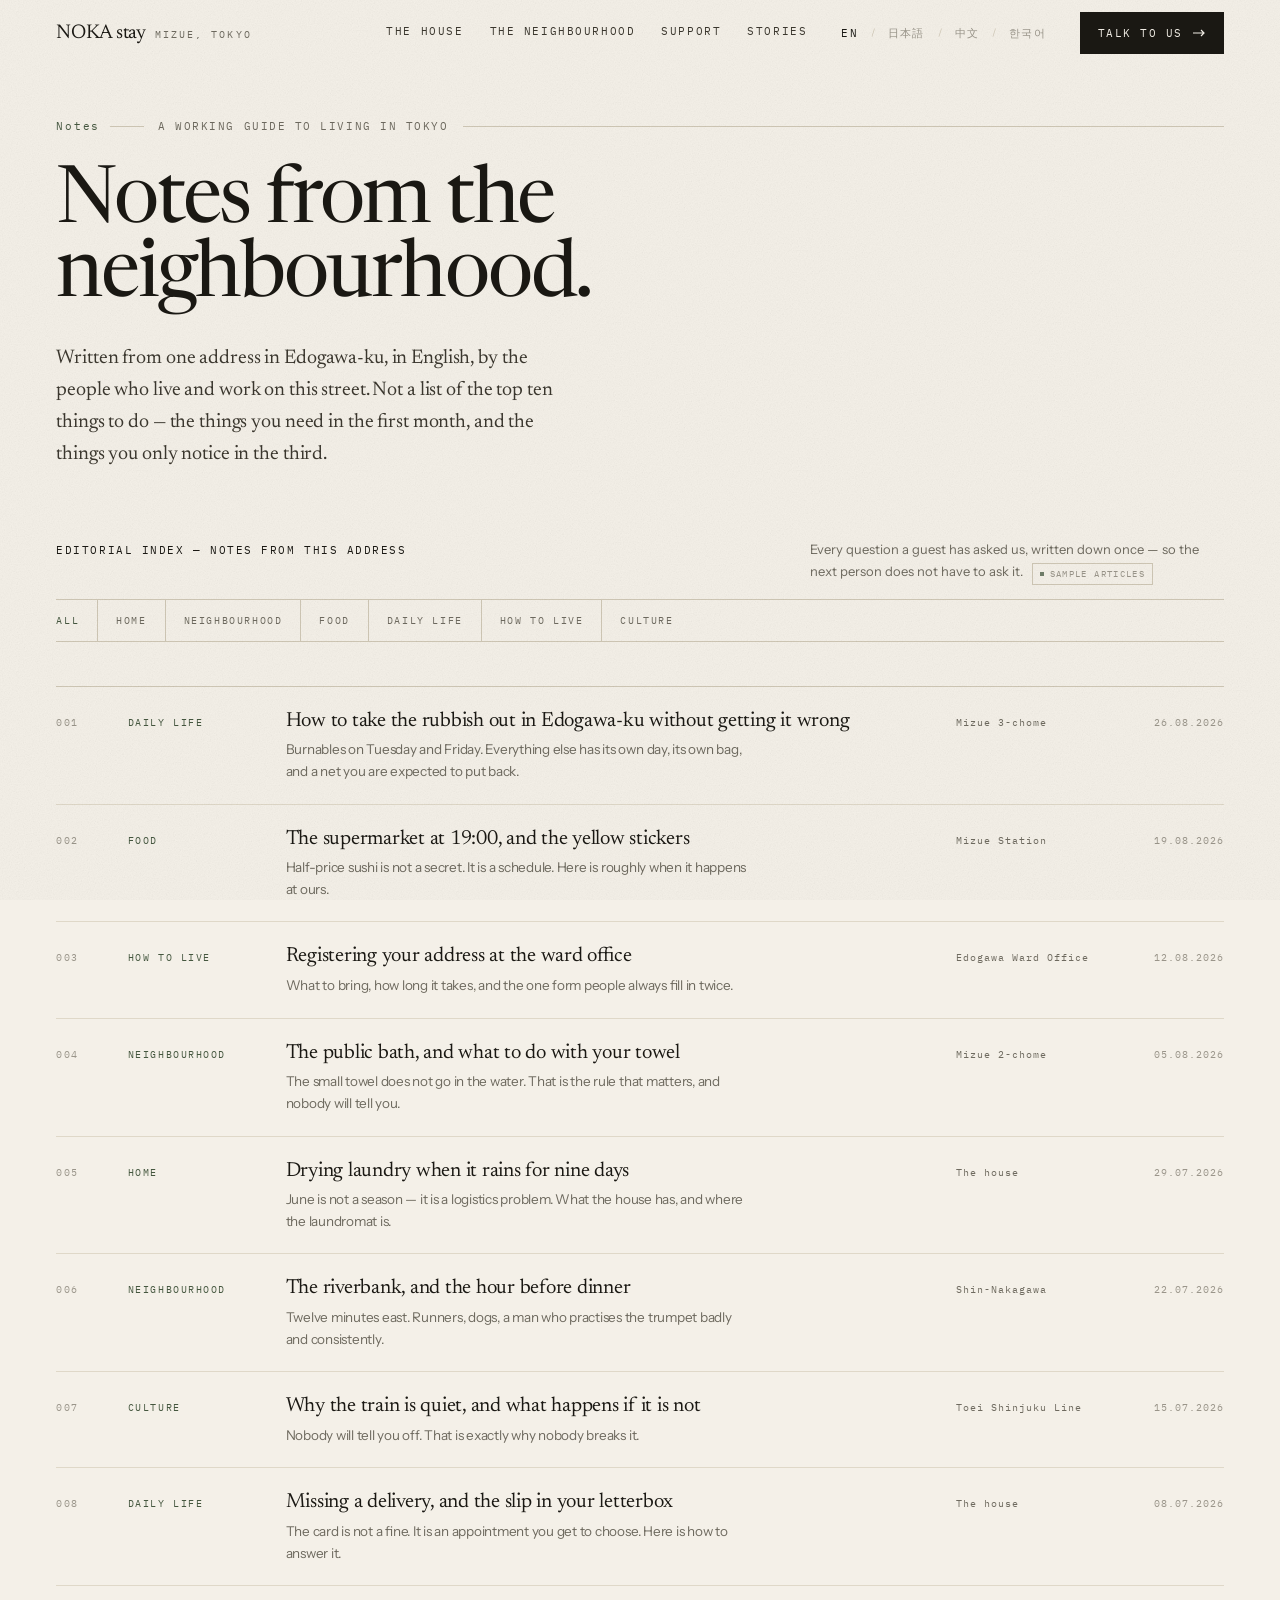
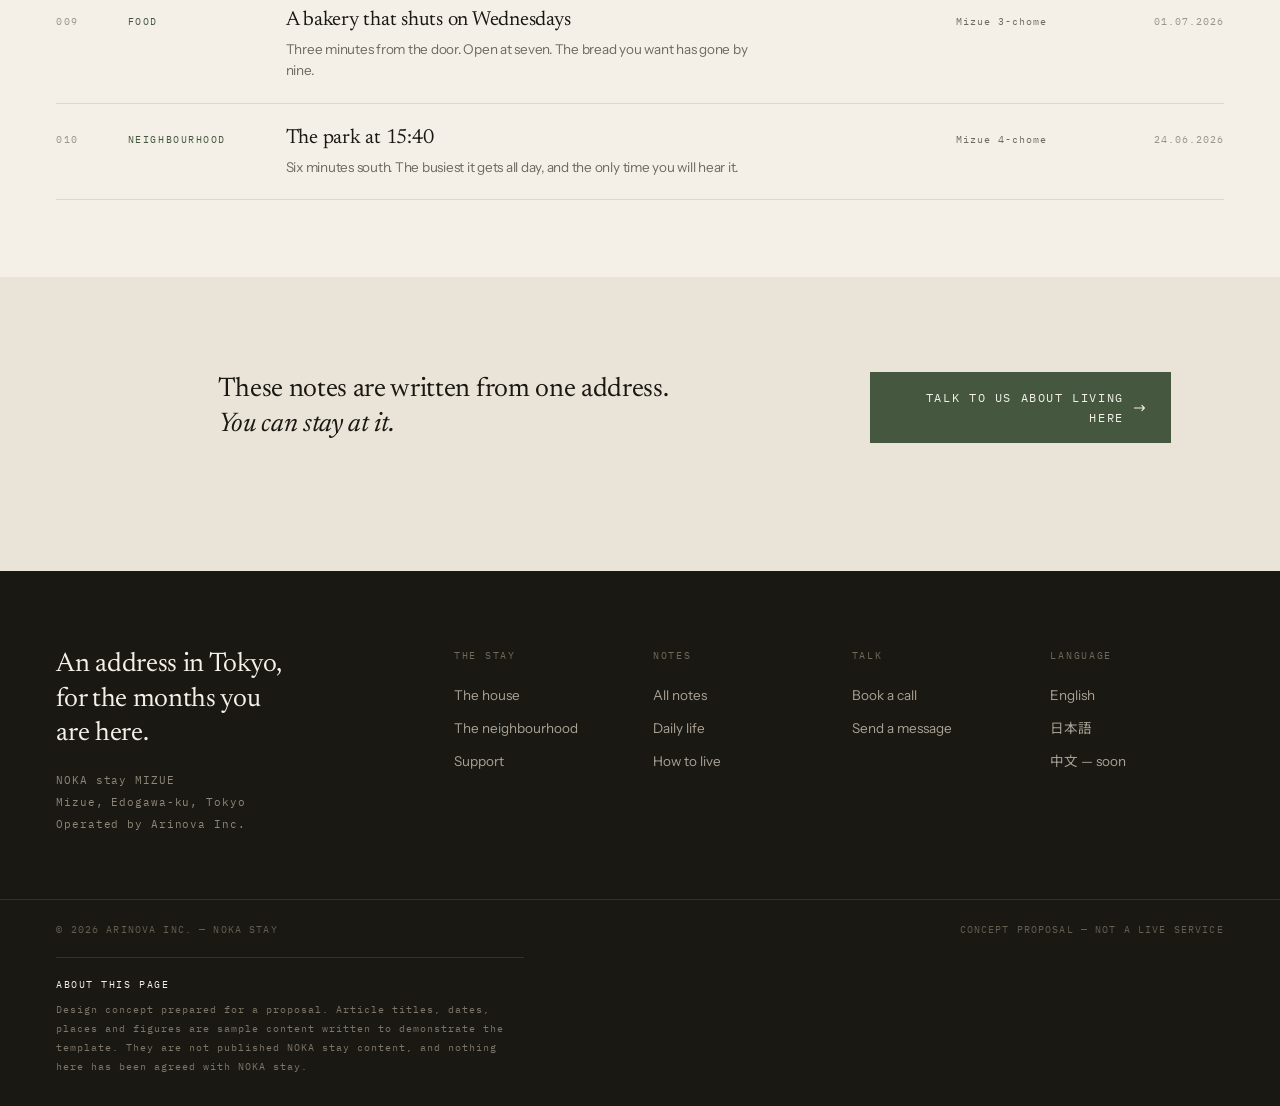
<file: stories.html>
<!doctype html>
<html lang="en">
<head>
<meta charset="utf-8">
<meta name="viewport" content="width=device-width, initial-scale=1">
<meta name="robots" content="noindex, nofollow">
<title>Notes from the neighbourhood — NOKA stay</title>
<link rel="preconnect" href="https://fonts.googleapis.com">
<link rel="preconnect" href="https://fonts.gstatic.com" crossorigin>
<link href="https://fonts.googleapis.com/css2?family=Newsreader:ital,opsz,wght@0,6..72,300..600;1,6..72,300..500&family=Instrument+Sans:wght@400;500&family=IBM+Plex+Mono:wght@400;500&family=Noto+Sans+JP:wght@400&family=Noto+Serif+JP:wght@400&display=swap" rel="stylesheet">
<link rel="stylesheet" href="css/tokens.css">
<link rel="stylesheet" href="css/app.css">
</head>
<body>

<header class="hdr is-stuck">
  <div class="wrap hdr__in">
    <a class="brand" href="index.html"><span class="brand__n">NOKA stay</span><span class="brand__t">Mizue, Tokyo</span></a>
    <nav class="nav">
      <a href="index.html#home">The house</a>
      <a href="index.html#street">The neighbourhood</a>
      <a href="index.html#help">Support</a>
      <a href="stories.html">Stories</a>
    </nav>
    <div class="lang">
      <button data-lang class="is-on">EN</button><span>/</span>
      <button data-lang>日本語</button><span>/</span>
      <button data-lang>中文</button><span>/</span>
      <button data-lang>한국어</button>
    </div>
    <a class="btn" href="index.html#talk">Talk to us
      <svg class="btn__ar" width="13" height="8" viewBox="0 0 13 8" fill="none"><path d="M0 4h11M8 1l3 3-3 3" stroke="currentColor" stroke-width="1.2"/></svg>
    </a>
  </div>
</header>

<section class="mhero">
  <div class="wrap">
    <div class="mhero__k"><span class="secno">Notes</span><span class="mono">A working guide to living in Tokyo</span></div>
    <h1 class="d1 mhero__t rv">Notes from the neighbourhood.</h1>
    <p class="lede mhero__d rv rv-d1">Written from one address in Edogawa-ku, in English, by the people who live
      and work on this street. Not a list of the top ten things to do — the things you need
      in the first month, and the things you only notice in the third.</p>
  </div>
</section>

<section class="section--tight">
  <div class="wrap">
    <div class="idx__count rv">
      <p class="mono mono--ink">Editorial index — notes from this address</p>
      <p class="small" style="max-width:46ch;margin:0">Every question a guest has asked us, written down once —
        so the next person does not have to ask it. <span class="prov" style="margin-left:6px">Sample articles</span></p>
    </div>

    <div class="media__cats rv">
      <a class="media__cat is-on" href="#" data-cat="all">All</a>
      <a class="media__cat" href="#" data-cat="home">Home</a>
      <a class="media__cat" href="#" data-cat="hood">Neighbourhood</a>
      <a class="media__cat" href="#" data-cat="food">Food</a>
      <a class="media__cat" href="#" data-cat="daily">Daily life</a>
      <a class="media__cat" href="#" data-cat="howto">How to live</a>
      <a class="media__cat" href="#" data-cat="culture">Culture</a>
    </div>

    <ul class="idx rv">
      <li data-row-cat="daily"><a class="idx__row" href="story.html">
        <span class="idx__no">001</span><span class="idx__cat">Daily life</span>
        <span class="idx__ti">How to take the rubbish out in Edogawa-ku without getting it wrong
          <span>Burnables on Tuesday and Friday. Everything else has its own day, its own bag, and a net you are expected to put back.</span></span>
        <span class="idx__pl">Mizue 3-chome</span><span class="idx__dt">26.08.2026</span>
        <figure class="plate plate--land t-morning idx__peek"><div class="plate__tone"></div><svg class="plate__art"><use href="#p-street"/></svg><div class="plate__grain"></div></figure>
      </a></li>
      <li data-row-cat="food"><a class="idx__row" href="story.html">
        <span class="idx__no">002</span><span class="idx__cat">Food</span>
        <span class="idx__ti">The supermarket at 19:00, and the yellow stickers
          <span>Half-price sushi is not a secret. It is a schedule. Here is roughly when it happens at ours.</span></span>
        <span class="idx__pl">Mizue Station</span><span class="idx__dt">19.08.2026</span>
        <figure class="plate plate--land t-evening idx__peek"><div class="plate__tone"></div><svg class="plate__art"><use href="#p-market"/></svg><div class="plate__grain"></div></figure>
      </a></li>
      <li data-row-cat="howto"><a class="idx__row" href="story.html">
        <span class="idx__no">003</span><span class="idx__cat">How to live</span>
        <span class="idx__ti">Registering your address at the ward office
          <span>What to bring, how long it takes, and the one form people always fill in twice.</span></span>
        <span class="idx__pl">Edogawa Ward Office</span><span class="idx__dt">12.08.2026</span>
        <figure class="plate plate--land t-day idx__peek"><div class="plate__tone"></div><svg class="plate__art"><use href="#p-desk"/></svg><div class="plate__grain"></div></figure>
      </a></li>
      <li data-row-cat="hood"><a class="idx__row" href="story.html">
        <span class="idx__no">004</span><span class="idx__cat">Neighbourhood</span>
        <span class="idx__ti">The public bath, and what to do with your towel
          <span>The small towel does not go in the water. That is the rule that matters, and nobody will tell you.</span></span>
        <span class="idx__pl">Mizue 2-chome</span><span class="idx__dt">05.08.2026</span>
        <figure class="plate plate--land t-night idx__peek"><div class="plate__tone"></div><svg class="plate__art"><use href="#p-sento"/></svg><div class="plate__grain"></div></figure>
      </a></li>
      <li data-row-cat="home"><a class="idx__row" href="story.html">
        <span class="idx__no">005</span><span class="idx__cat">Home</span>
        <span class="idx__ti">Drying laundry when it rains for nine days
          <span>June is not a season — it is a logistics problem. What the house has, and where the laundromat is.</span></span>
        <span class="idx__pl">The house</span><span class="idx__dt">29.07.2026</span>
        <figure class="plate plate--land t-day idx__peek"><div class="plate__tone"></div><svg class="plate__art"><use href="#p-laundry"/></svg><div class="plate__grain"></div></figure>
      </a></li>
      <li data-row-cat="hood"><a class="idx__row" href="story.html">
        <span class="idx__no">006</span><span class="idx__cat">Neighbourhood</span>
        <span class="idx__ti">The riverbank, and the hour before dinner
          <span>Twelve minutes east. Runners, dogs, a man who practises the trumpet badly and consistently.</span></span>
        <span class="idx__pl">Shin-Nakagawa</span><span class="idx__dt">22.07.2026</span>
        <figure class="plate plate--land t-evening idx__peek"><div class="plate__tone"></div><svg class="plate__art"><use href="#p-river"/></svg><div class="plate__grain"></div></figure>
      </a></li>
      <li data-row-cat="culture"><a class="idx__row" href="story.html">
        <span class="idx__no">007</span><span class="idx__cat">Culture</span>
        <span class="idx__ti">Why the train is quiet, and what happens if it is not
          <span>Nobody will tell you off. That is exactly why nobody breaks it.</span></span>
        <span class="idx__pl">Toei Shinjuku Line</span><span class="idx__dt">15.07.2026</span>
        <figure class="plate plate--land t-day idx__peek"><div class="plate__tone"></div><svg class="plate__art"><use href="#p-train"/></svg><div class="plate__grain"></div></figure>
      </a></li>
      <li data-row-cat="daily"><a class="idx__row" href="story.html">
        <span class="idx__no">008</span><span class="idx__cat">Daily life</span>
        <span class="idx__ti">Missing a delivery, and the slip in your letterbox
          <span>The card is not a fine. It is an appointment you get to choose. Here is how to answer it.</span></span>
        <span class="idx__pl">The house</span><span class="idx__dt">08.07.2026</span>
        <figure class="plate plate--land t-morning idx__peek"><div class="plate__tone"></div><svg class="plate__art"><use href="#p-street"/></svg><div class="plate__grain"></div></figure>
      </a></li>
      <li data-row-cat="food"><a class="idx__row" href="story.html">
        <span class="idx__no">009</span><span class="idx__cat">Food</span>
        <span class="idx__ti">A bakery that shuts on Wednesdays
          <span>Three minutes from the door. Open at seven. The bread you want has gone by nine.</span></span>
        <span class="idx__pl">Mizue 3-chome</span><span class="idx__dt">01.07.2026</span>
        <figure class="plate plate--land t-morning idx__peek"><div class="plate__tone"></div><svg class="plate__art"><use href="#p-bakery"/></svg><div class="plate__grain"></div></figure>
      </a></li>
      <li data-row-cat="hood"><a class="idx__row" href="story.html">
        <span class="idx__no">010</span><span class="idx__cat">Neighbourhood</span>
        <span class="idx__ti">The park at 15:40
          <span>Six minutes south. The busiest it gets all day, and the only time you will hear it.</span></span>
        <span class="idx__pl">Mizue 4-chome</span><span class="idx__dt">24.06.2026</span>
        <figure class="plate plate--land t-day idx__peek"><div class="plate__tone"></div><svg class="plate__art"><use href="#p-park"/></svg><div class="plate__grain"></div></figure>
      </a></li>
    </ul>
  </div>
</section>

<section class="section--tight" style="background:var(--paper-2)">
  <div class="wrap backto" style="border-top:0">
    <div class="backto__l">
      <p class="d3">These notes are written from one address.<br><span class="it">You can stay at it.</span></p>
    </div>
    <div class="backto__r">
      <a class="btn btn--lg btn--acc" href="index.html#talk">Talk to us about living here
        <svg class="btn__ar" width="13" height="8" viewBox="0 0 13 8" fill="none"><path d="M0 4h11M8 1l3 3-3 3" stroke="currentColor" stroke-width="1.2"/></svg></a>
    </div>
  </div>
</section>
<footer class="ft">
  <div class="wrap ft__grid">
    <div class="ft__b">
      <p class="d3" style="color:var(--paper);max-width:16ch">An address in Tokyo, for the months you are here.</p>
      <p class="ft__addr">NOKA stay MIZUE<br>Mizue, Edogawa-ku, Tokyo<br>Operated by Arinova Inc.</p>
    </div>
    <div class="ft__n"><h4>The stay</h4><a href="index.html#home">The house</a><a href="index.html#street">The neighbourhood</a><a href="index.html#help">Support</a></div>
    <div class="ft__n"><h4>Notes</h4><a href="stories.html">All notes</a><a href="stories.html">Daily life</a><a href="stories.html">How to live</a></div>
    <div class="ft__n"><h4>Talk</h4><a href="index.html#talk">Book a call</a><a href="index.html#talk">Send a message</a></div>
    <div class="ft__n"><h4>Language</h4><a href="#">English</a><a href="#">日本語</a><a href="#">中文 — soon</a></div>
  </div>
  <div class="wrap ft__bot"><p>© 2026 Arinova Inc. — NOKA stay</p><p>Concept proposal — not a live service</p></div>
  <div class="wrap"><p class="ft__note"><b>About this page</b>
    Design concept prepared for a proposal. Article titles, dates, places and figures are sample content
    written to demonstrate the template. They are not published NOKA stay content, and nothing here
    has been agreed with NOKA stay.</p></div>
</footer>
<div class="mbar"><div class="mbar__t"><b>Mizue, Edogawa-ku</b><span>A whole house, built for long stays</span></div><a class="btn btn--acc" href="index.html#talk">Talk to us</a></div>
<script src="js/plates.js"></script>
<script src="js/app.js"></script>
</body>
</html>
</file>
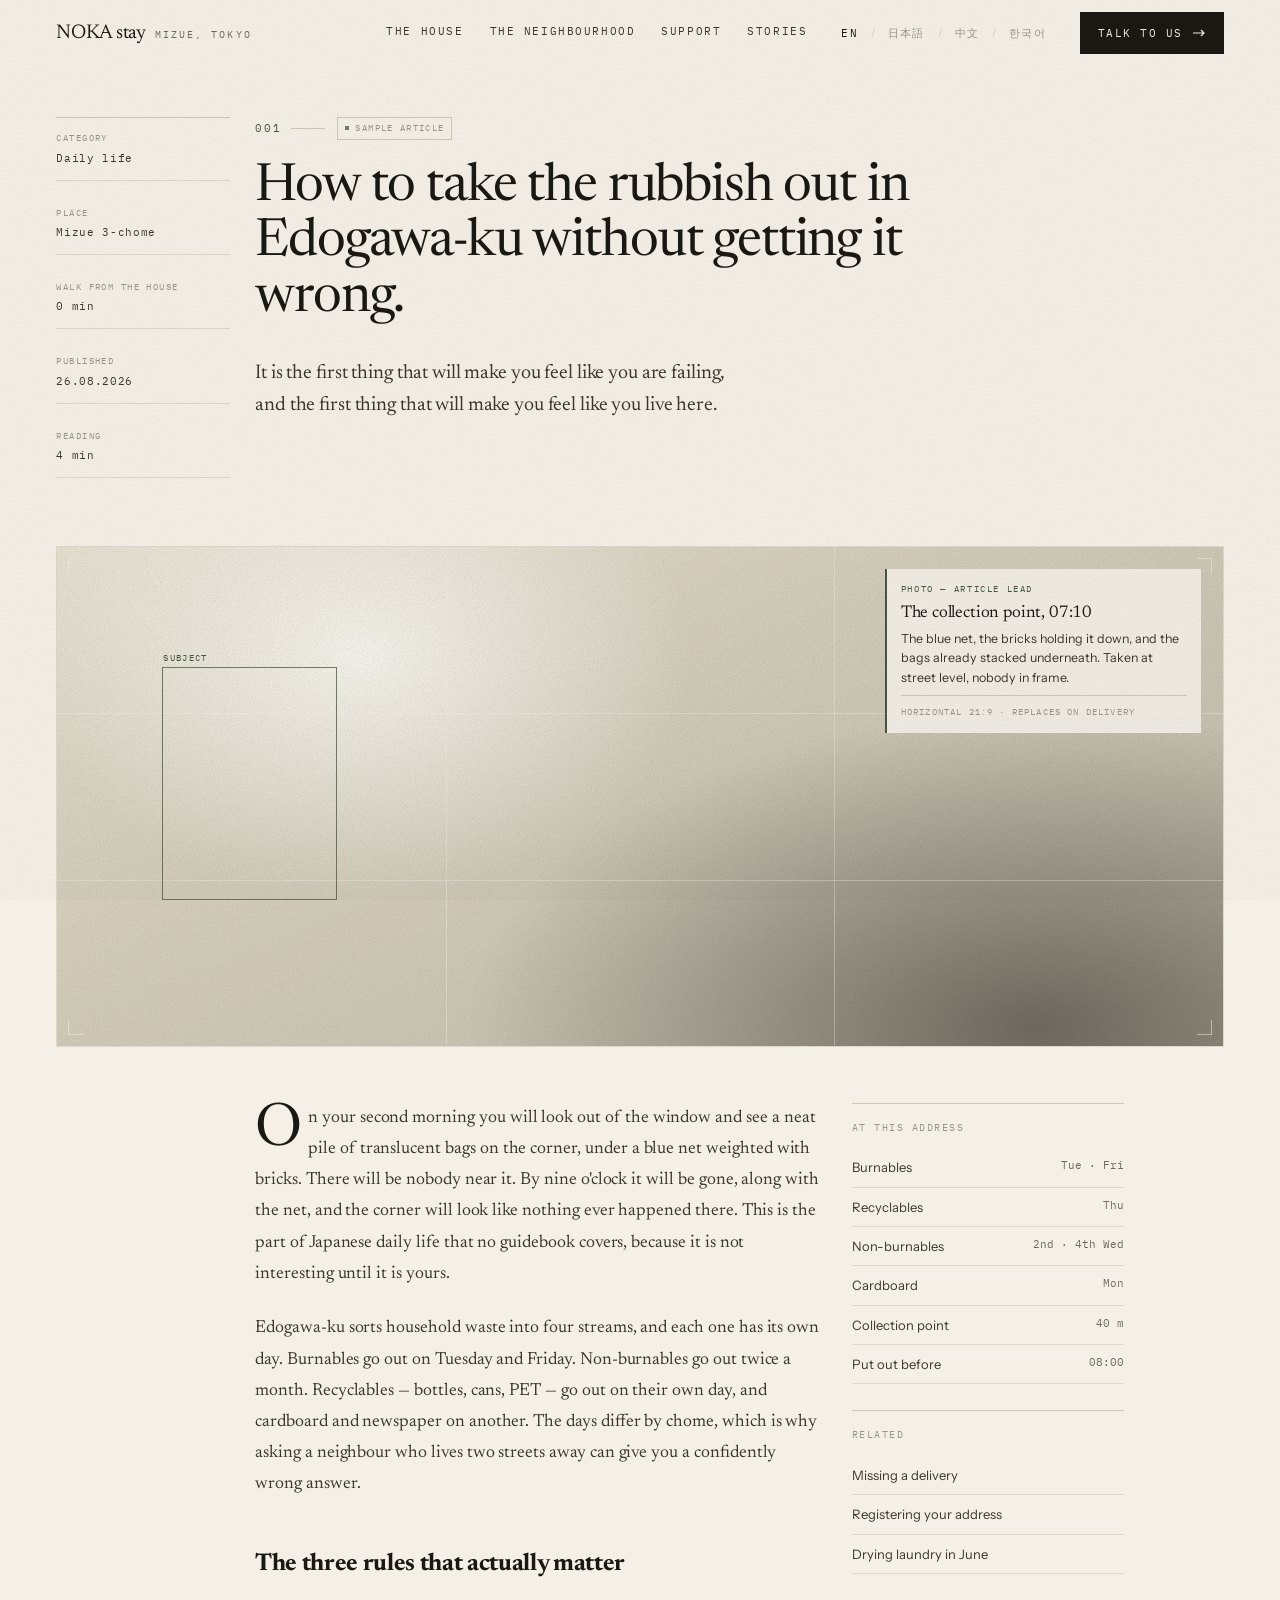
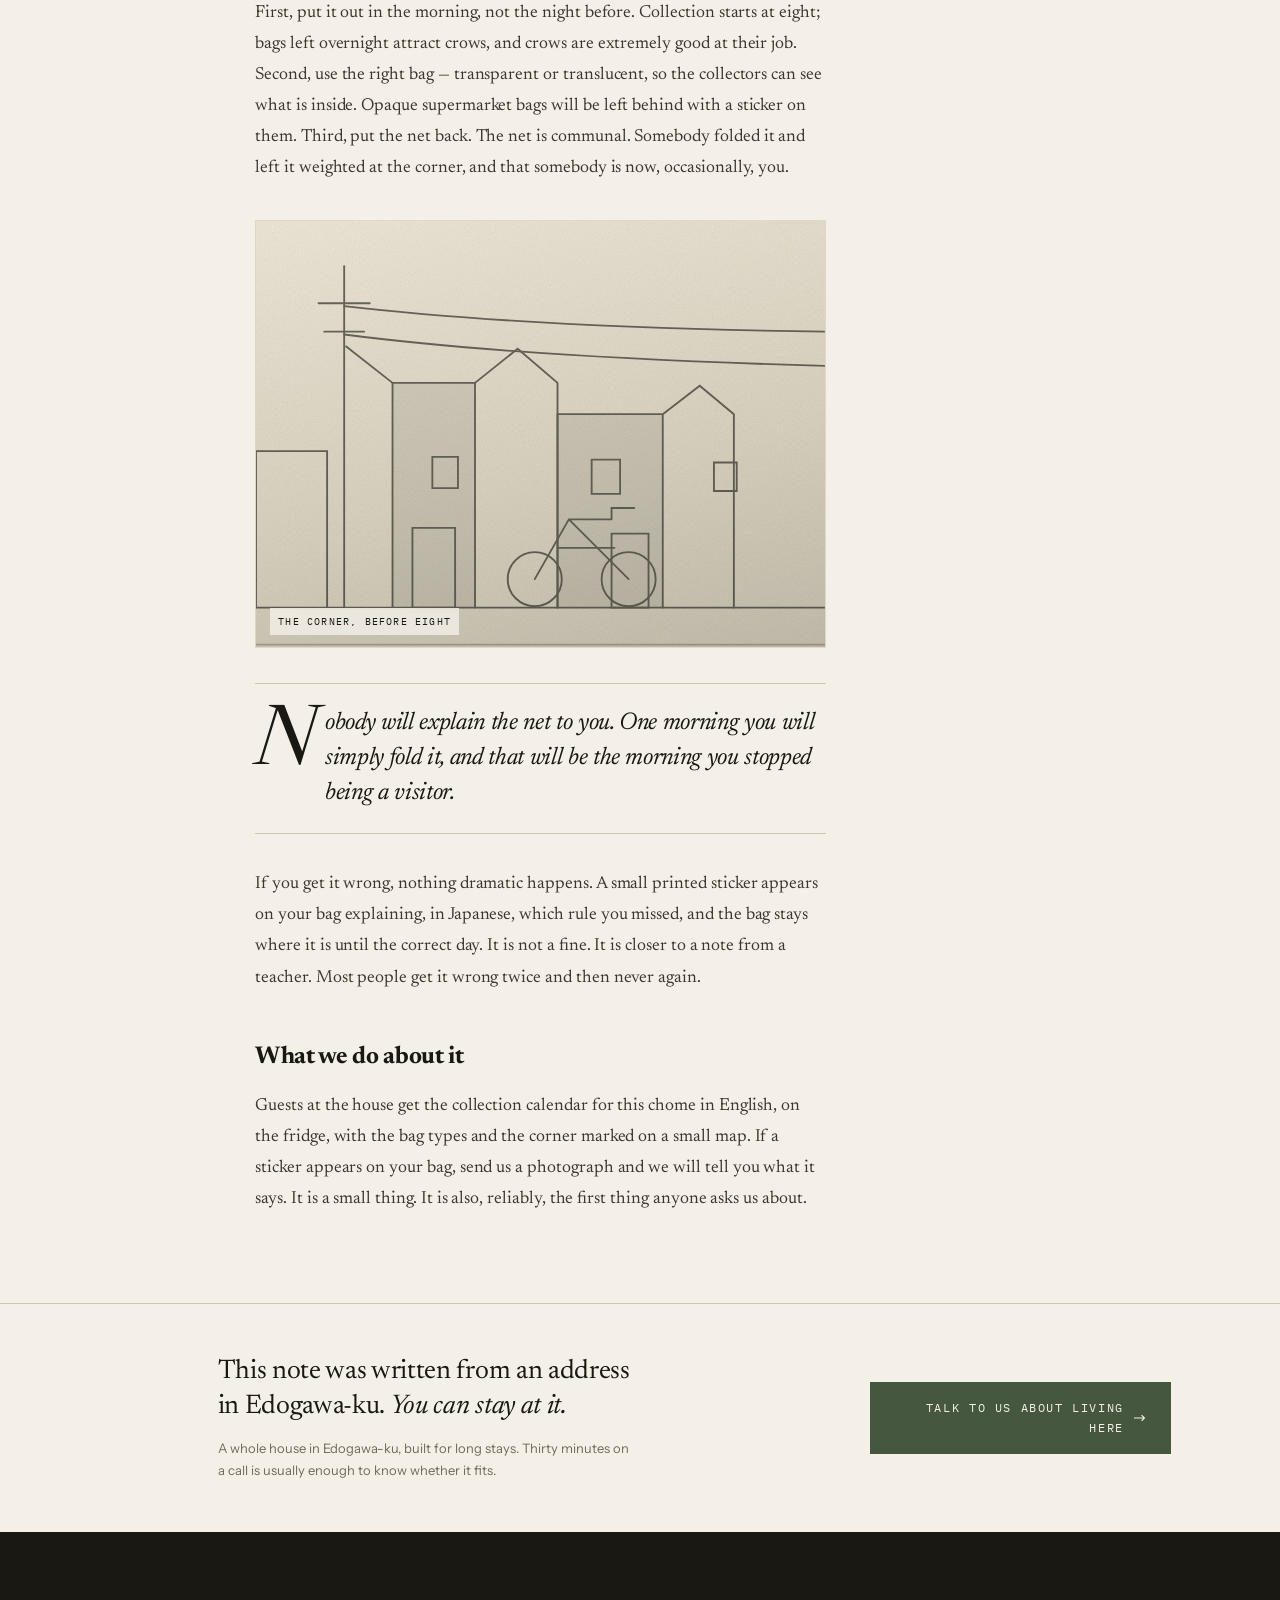
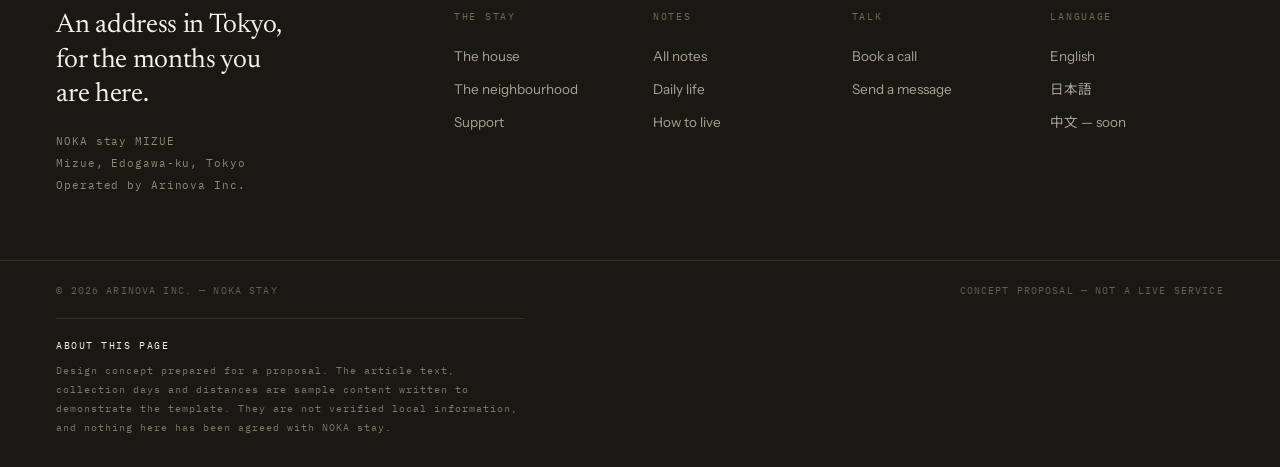
<file: story.html>
<!doctype html>
<html lang="en">
<head>
<meta charset="utf-8">
<meta name="viewport" content="width=device-width, initial-scale=1">
<meta name="robots" content="noindex, nofollow">
<title>How to take the rubbish out in Edogawa-ku — NOKA stay</title>
<link rel="preconnect" href="https://fonts.googleapis.com">
<link rel="preconnect" href="https://fonts.gstatic.com" crossorigin>
<link href="https://fonts.googleapis.com/css2?family=Newsreader:ital,opsz,wght@0,6..72,300..600;1,6..72,300..500&family=Instrument+Sans:wght@400;500&family=IBM+Plex+Mono:wght@400;500&family=Noto+Sans+JP:wght@400&family=Noto+Serif+JP:wght@400&display=swap" rel="stylesheet">
<link rel="stylesheet" href="css/tokens.css">
<link rel="stylesheet" href="css/app.css">
</head>
<body>

<header class="hdr is-stuck">
  <div class="wrap hdr__in">
    <a class="brand" href="index.html"><span class="brand__n">NOKA stay</span><span class="brand__t">Mizue, Tokyo</span></a>
    <nav class="nav">
      <a href="index.html#home">The house</a>
      <a href="index.html#street">The neighbourhood</a>
      <a href="index.html#help">Support</a>
      <a href="stories.html">Stories</a>
    </nav>
    <div class="lang">
      <button data-lang class="is-on">EN</button><span>/</span>
      <button data-lang>日本語</button><span>/</span>
      <button data-lang>中文</button><span>/</span>
      <button data-lang>한국어</button>
    </div>
    <a class="btn" href="index.html#talk">Talk to us
      <svg class="btn__ar" width="13" height="8" viewBox="0 0 13 8" fill="none"><path d="M0 4h11M8 1l3 3-3 3" stroke="currentColor" stroke-width="1.2"/></svg>
    </a>
  </div>
</header>

<article class="art">
  <div class="wrap">
    <div class="art__hd">
      <div class="art__meta rv">
        <dl>
          <dt>Category</dt><dd>Daily life</dd>
          <dt>Place</dt><dd>Mizue 3-chome</dd>
          <dt>Walk from the house</dt><dd>0 min</dd>
          <dt>Published</dt><dd>26.08.2026</dd>
          <dt>Reading</dt><dd>4 min</dd>
        </dl>
      </div>
      <div class="art__ti">
        <p class="provline rv" style="margin-bottom:20px"><span class="secno">001</span><span class="prov">Sample article</span></p>
        <h1 class="d2 rv">How to take the rubbish out in Edogawa-ku without getting it wrong.</h1>
        <p class="lede art__lede rv rv-d1">It is the first thing that will make you feel like you are failing,
          and the first thing that will make you feel like you live here.</p>
      </div>
    </div>

    <figure class="plate plate--photo plate--strip t-morning art__fig rv rv-d1">
      <div class="plate__tone"></div>
      <div class="plate__grain"></div>
      <div class="plate__marks"><i></i><i></i><i></i><i></i></div>
      <div class="plate__guide"><i></i><i></i><i></i><i></i></div>
      <div class="plate__focus"></div>
      <figcaption class="plate__brief">
        <b>Photo — article lead</b>
        <strong>The collection point, 07:10</strong>
        <span>The blue net, the bricks holding it down, and the bags already stacked underneath.
          Taken at street level, nobody in frame.</span>
        <em>Horizontal 21:9 · replaces on delivery</em>
      </figcaption>
    </figure>

    <div class="art__body">
      <div class="art__col rv">
        <p>On your second morning you will look out of the window and see a neat pile of translucent bags
          on the corner, under a blue net weighted with bricks. There will be nobody near it.
          By nine o'clock it will be gone, along with the net, and the corner will look like nothing
          ever happened there. This is the part of Japanese daily life that no guidebook covers,
          because it is not interesting until it is yours.</p>

        <p>Edogawa-ku sorts household waste into four streams, and each one has its own day.
          Burnables go out on Tuesday and Friday. Non-burnables go out twice a month.
          Recyclables — bottles, cans, PET — go out on their own day, and cardboard and newspaper
          on another. The days differ by chome, which is why asking a neighbour who lives
          two streets away can give you a confidently wrong answer.</p>

        <h3>The three rules that actually matter</h3>

        <p>First, put it out in the morning, not the night before. Collection starts at eight;
          bags left overnight attract crows, and crows are extremely good at their job.
          Second, use the right bag — transparent or translucent, so the collectors can see
          what is inside. Opaque supermarket bags will be left behind with a sticker on them.
          Third, put the net back. The net is communal. Somebody folded it and left it
          weighted at the corner, and that somebody is now, occasionally, you.</p>

        <figure class="plate plate--land t-morning" style="margin:2.2em 0">
          <div class="plate__tone"></div>
          <svg class="plate__art"><use href="#p-street"/></svg>
          <div class="plate__grain"></div>
          <figcaption class="plate__cap">The corner, before eight</figcaption>
        </figure>

        <div class="art__pull">
          <p>Nobody will explain the net to you. One morning you will simply fold it,
            and that will be the morning you stopped being a visitor.</p>
        </div>

        <p>If you get it wrong, nothing dramatic happens. A small printed sticker appears on your bag
          explaining, in Japanese, which rule you missed, and the bag stays where it is until
          the correct day. It is not a fine. It is closer to a note from a teacher.
          Most people get it wrong twice and then never again.</p>

        <h3>What we do about it</h3>

        <p>Guests at the house get the collection calendar for this chome in English, on the fridge,
          with the bag types and the corner marked on a small map. If a sticker appears on your bag,
          send us a photograph and we will tell you what it says. It is a small thing.
          It is also, reliably, the first thing anyone asks us about.</p>
      </div>

      <aside class="art__side rv rv-d1">
        <div class="art__note">
          <h4>At this address</h4>
          <ul>
            <li><span>Burnables</span><b>Tue · Fri</b></li>
            <li><span>Recyclables</span><b>Thu</b></li>
            <li><span>Non-burnables</span><b>2nd · 4th Wed</b></li>
            <li><span>Cardboard</span><b>Mon</b></li>
            <li><span>Collection point</span><b>40 m</b></li>
            <li><span>Put out before</span><b>08:00</b></li>
          </ul>
        </div>
        <div class="art__note" style="margin-top:26px">
          <h4>Related</h4>
          <ul style="border:0">
            <li><a href="story.html"><span>Missing a delivery</span></a></li>
            <li><a href="story.html"><span>Registering your address</span></a></li>
            <li><a href="story.html"><span>Drying laundry in June</span></a></li>
          </ul>
        </div>
      </aside>
    </div>

    <div class="art__end"></div>
  </div>

  <div class="wrap backto">
    <div class="backto__l">
      <p class="d3">This note was written from an address<br>in Edogawa-ku. <span class="it">You can stay at it.</span></p>
      <p class="small" style="margin-top:14px;max-width:46ch">A whole house in Edogawa-ku, built for long stays.
        Thirty minutes on a call is usually enough to know whether it fits.</p>
    </div>
    <div class="backto__r">
      <a class="btn btn--lg btn--acc" href="index.html#talk">Talk to us about living here
        <svg class="btn__ar" width="13" height="8" viewBox="0 0 13 8" fill="none"><path d="M0 4h11M8 1l3 3-3 3" stroke="currentColor" stroke-width="1.2"/></svg></a>
    </div>
  </div>
</article>
<footer class="ft">
  <div class="wrap ft__grid">
    <div class="ft__b">
      <p class="d3" style="color:var(--paper);max-width:16ch">An address in Tokyo, for the months you are here.</p>
      <p class="ft__addr">NOKA stay MIZUE<br>Mizue, Edogawa-ku, Tokyo<br>Operated by Arinova Inc.</p>
    </div>
    <div class="ft__n"><h4>The stay</h4><a href="index.html#home">The house</a><a href="index.html#street">The neighbourhood</a><a href="index.html#help">Support</a></div>
    <div class="ft__n"><h4>Notes</h4><a href="stories.html">All notes</a><a href="stories.html">Daily life</a><a href="stories.html">How to live</a></div>
    <div class="ft__n"><h4>Talk</h4><a href="index.html#talk">Book a call</a><a href="index.html#talk">Send a message</a></div>
    <div class="ft__n"><h4>Language</h4><a href="#">English</a><a href="#">日本語</a><a href="#">中文 — soon</a></div>
  </div>
  <div class="wrap ft__bot"><p>© 2026 Arinova Inc. — NOKA stay</p><p>Concept proposal — not a live service</p></div>
  <div class="wrap"><p class="ft__note"><b>About this page</b>
    Design concept prepared for a proposal. The article text, collection days and distances are sample
    content written to demonstrate the template. They are not verified local information, and nothing
    here has been agreed with NOKA stay.</p></div>
</footer>
<div class="mbar"><div class="mbar__t"><b>Mizue, Edogawa-ku</b><span>A whole house, built for long stays</span></div><a class="btn btn--acc" href="index.html#talk">Talk to us</a></div>
<script src="js/plates.js"></script>
<script src="js/app.js"></script>
</body>
</html>
</file>
<file: css/tokens.css>
/* ==========================================================================
   NOKA stay — Design Tokens
   色は「日本の日常」から抽出している。観光の色（桜・朱・抹茶）は一切使わない。
   ========================================================================== */

:root {
  /* --- 面 / Surfaces ------------------------------------------------------
     紙・障子・朝の壁。わずかに黄みを含む白。純白は使わない（画面が硬くなる） */
  --paper:        #F4F0E8;   /* 主背景：ざら紙 */
  --paper-2:      #EAE4D8;   /* 版面の沈み：封筒・段ボール */
  --paper-3:      #DED7C7;   /* 図版の地 */

  /* --- 墨 / Ink -----------------------------------------------------------
     真っ黒にしない。夜の東京は黒ではなく、わずかに温かい灰色 */
  --ink:          #1A1813;   /* 見出し・反転セクションの地 */
  --ink-2:        #3B372E;   /* 本文 */
  --ink-3:        #6E6A5F;   /* 副次テキスト：コンクリート・道路 */
  --ink-4:        #9A958A;   /* 注記 */

  /* --- 罫 / Rules ---------------------------------------------------------
     地図の等高線の細さ。1px より細く見えるように色で調整する */
  --rule:         #CFC7B5;
  --rule-soft:    #DFD8C8;
  --rule-ink:     #34302A;   /* 反転時の罫 */

  /* --- 差し色 / Accent ----------------------------------------------------
     ブランドの色は2つ。役割で完全に分けている。

     苔（Primary）— 住宅街の植栽、畳の青み、古い公園の金網の向こう、街路樹の影。
       健康食品の緑でもSaaSの緑でもない、くすんで深い、東京の日常にある緑。
       ページ上の「動くもの・操作するもの・街に属するもの」はすべてこの色。

     柿（Secondary）— 夕方の陽、郵便受け。ごく小さく、数点だけ。
       使う場所を「住所そのもの」に限定している。
       ＝ このページで唯一あたたかい色を持つのは、あなたの住所だけ。 */
  --moss:         #45573F;
  --moss-2:       #35452F;
  --moss-3:       #6E7F66;
  --persimmon:    #B4472B;
  --persimmon-2:  #8E3620;

  /* --- 補助色（すべて実在の生活物から） ------------------------------------ */
  --tatami:       #8F8F63;   /* 畳の縁・青のり */
  --line-toei:    #6E7F66;   /* 都営新宿線のラインカラー（リーフ）を苔の系統に寄せた値 */
  --sky:          #A9B8BD;   /* 朝の空・電車の窓ガラス */
  --river:        #93A7AC;   /* 新中川 */

  /* --- タイポグラフィ -------------------------------------------------------
     Newsreader   : 見出し（Editorial セリフ。イタリックを感情の行に使う）
     Instrument Sans : UI・本文
     IBM Plex Mono: 住所・時刻・徒歩分・座標（＝「地図と標識の語彙」）
     すべて SIL Open Font License / Wix にアップロード可 */
  --ff-display: "Newsreader", "Noto Serif JP", "Hiragino Mincho ProN", serif;
  --ff-sans:    "Instrument Sans", "Noto Sans JP", -apple-system, "Hiragino Sans", sans-serif;
  --ff-mono:    "IBM Plex Mono", "SFMono-Regular", Menlo, monospace;
  --ff-jp:      "Noto Serif JP", "Hiragino Mincho ProN", serif;

  /* 和欧混植：和文は欧文より一段小さく、字間をわずかに開ける */
  --jp-size:    0.92em;
  --jp-track:   0.02em;

  /* --- 寸法 ---------------------------------------------------------------- */
  --page:       1440px;
  --gutter:     clamp(20px, 4.4vw, 72px);
  --col-gap:    clamp(16px, 2vw, 32px);

  /* --- 動き ----------------------------------------------------------------
     速くしない。静かだが確かに動く。 */
  --ease:       cubic-bezier(.22, .61, .36, 1);
  --ease-out:   cubic-bezier(.16, 1, .3, 1);
  --dur:        720ms;
  --dur-fast:   260ms;

  /* --- 粒子（紙の目） ------------------------------------------------------- */
  --grain: url("data:image/svg+xml,%3Csvg xmlns='http://www.w3.org/2000/svg' width='220' height='220'%3E%3Cfilter id='n'%3E%3CfeTurbulence type='fractalNoise' baseFrequency='0.86' numOctaves='4' stitchTiles='stitch'/%3E%3CfeColorMatrix type='saturate' values='0'/%3E%3C/filter%3E%3Crect width='100%25' height='100%25' filter='url(%23n)' opacity='0.42'/%3E%3C/svg%3E");
}
</file>
<file: css/app.css>
/* ==========================================================================
   NOKA stay — Application styles
   構成: 00 reset / 01 type / 02 layout / 03 plate / 04 header / 05 hero
        06 sections / 07 map / 08 media / 09 cta / 10 footer / 11 motion
   ========================================================================== */

/* 00 — reset ------------------------------------------------------------- */
*, *::before, *::after { box-sizing: border-box; }
html { -webkit-text-size-adjust: 100%; scroll-behavior: smooth; }
body {
  margin: 0;
  background: var(--paper);
  color: var(--ink-2);
  font-family: var(--ff-sans);
  font-size: 16px;
  line-height: 1.72;
  font-feature-settings: "kern" 1, "liga" 1;
  -webkit-font-smoothing: antialiased;
  text-rendering: optimizeLegibility;
  overflow-x: hidden;
}
body::before {                    /* 紙の目を全面に薄く敷く */
  content: ""; position: fixed; inset: 0; z-index: 9999;
  background-image: var(--grain);
  opacity: .30; mix-blend-mode: multiply; pointer-events: none;
}
img, svg { display: block; max-width: 100%; }
a { color: inherit; text-decoration: none; }
h1, h2, h3, h4, p, figure, blockquote { margin: 0; }
ul, ol { margin: 0; padding: 0; list-style: none; }
button { font: inherit; color: inherit; background: none; border: 0; cursor: pointer; }
::selection { background: var(--moss); color: var(--paper); }

/* 仮データの注記。モックが自分で「ここは未確定」と申告する。
   写真枠の photo brief と同じ語彙なので、注記自体がデザインの一部として成立する。 */
.prov {
  display: inline-flex; align-items: center; gap: 6px;
  font-family: var(--ff-mono); font-size: 8.5px; letter-spacing: .16em; text-transform: uppercase;
  color: var(--ink-4); border: 1px solid var(--rule); padding: 3px 7px; white-space: nowrap;
}
.prov::before { content: ""; width: 4px; height: 4px; background: var(--moss); opacity: .75; }
.invert .prov { color: #8A8474; border-color: var(--rule-ink); }
.band__over .prov { color: rgba(244,240,232,.7); border-color: rgba(244,240,232,.3); }
.provline { display: flex; align-items: center; gap: 12px; flex-wrap: wrap; }
.provline--head { margin-top: clamp(16px, 1.8vw, 22px); }
.prov--wide { letter-spacing: .14em; }

/* 01 — typography -------------------------------------------------------- */
.d1, .d2, .d3 { font-family: var(--ff-display); font-weight: 400; color: var(--ink); }

.d1 {                             /* Hero の住所 */
  font-size: clamp(42px, 6.2vw, 94px);
  line-height: .94;
  letter-spacing: -0.028em;
}
.d2 {                             /* セクション見出し */
  font-size: clamp(30px, 4.1vw, 62px);
  line-height: 1.06;
  letter-spacing: -0.022em;
}
.d3 {
  font-size: clamp(21px, 2.1vw, 30px);
  line-height: 1.28;
  letter-spacing: -0.012em;
}
.it { font-style: italic; }       /* 感情の行にだけイタリックを使う */

.lede {
  font-family: var(--ff-display);
  font-size: clamp(18px, 1.55vw, 23px);
  line-height: 1.62;
  color: var(--ink-2);
  letter-spacing: -0.006em;
}
.body { font-size: 15.5px; line-height: 1.78; color: var(--ink-2); }
.small { font-size: 13px; line-height: 1.66; color: var(--ink-3); }

.jp { font-family: var(--ff-jp); font-size: var(--jp-size); letter-spacing: var(--jp-track); }
.jp-sans { font-family: var(--ff-sans); font-size: var(--jp-size); letter-spacing: var(--jp-track); }

/* mono — 住所・時刻・徒歩分・座標。ブランドの指紋 */
.mono {
  font-family: var(--ff-mono);
  font-size: 11px;
  letter-spacing: .14em;
  text-transform: uppercase;
  color: var(--ink-3);
  font-weight: 400;
}
.mono--ink { color: var(--ink); }
.mono--acc { color: var(--moss); }
.mono--lg { font-size: 13px; letter-spacing: .1em; }

/* セクション番号：左端に小さく置く */
.secno {
  font-family: var(--ff-mono); font-size: 11px; letter-spacing: .16em;
  color: var(--moss); display: flex; align-items: center; gap: 10px;
}
.secno::after { content: ""; width: 34px; height: 1px; background: var(--rule); }

/* 02 — layout ------------------------------------------------------------ */
.wrap { width: 100%; max-width: var(--page); margin: 0 auto; padding: 0 var(--gutter); }
.grid { display: grid; grid-template-columns: repeat(12, 1fr); gap: var(--col-gap); }
.rule { height: 1px; background: var(--rule); border: 0; margin: 0; }
.section { padding: clamp(72px, 9vw, 148px) 0; position: relative; }
.section--tight { padding: clamp(30px, 3.4vw, 52px) 0 clamp(56px, 6vw, 96px); }

/* 反転セクション（05 の「壁」だけに使う。編集のリズムを作る）
   墨地では苔色が沈むため、同じ色相のまま明度だけ上げた値に差し替える。
   var(--moss) を参照している要素はすべて自動的に切り替わる。 */
.invert {
  background: var(--ink); color: #C9C3B4;
  --rule: var(--rule-ink);
  --moss: #7E9074;
  --moss-2: #6B7C62;
}
.invert .d1, .invert .d2, .invert .d3 { color: var(--paper); }
.invert .mono { color: #8A8474; }
.invert .body, .invert .lede { color: #BDB7A8; }

/* 03 — plate（写真スロット） ---------------------------------------------
   現時点では線画＋階調で構成している。実写が入る場合は
   .plate に style="--photo:url(...)" を足すだけでよく、レイアウトは 1px も動かない。 */
.plate {
  position: relative; overflow: hidden;
  background: var(--paper-2);
  border: 1px solid var(--rule-soft);
}
.plate__tone {
  position: absolute; inset: 0;
  background:
    var(--photo, none) center/cover no-repeat,
    linear-gradient(168deg, var(--t1, #E5DFD1) 0%, var(--t2, #CFC7B5) 58%, var(--t3, #B9B1A0) 100%);
}
.plate__grain {
  position: absolute; inset: 0; background-image: var(--grain);
  opacity: .5; mix-blend-mode: multiply; pointer-events: none;
}
/* ビネットは「写真らしさ」の演出でしかなかったので廃止した。
   階調そのものが時間帯を語れば足りる。 */
.plate__vig { display: none; }
.plate__art {                     /* 線画。実写が入ったら消える */
  position: absolute; inset: 0; width: 100%; height: 100%;
  color: var(--ink); opacity: .62;
}
.plate[style*="--photo"] .plate__art { display: none; }
.plate__cap {
  position: absolute; left: 14px; bottom: 12px; right: 14px; z-index: 2;
  font-family: var(--ff-mono); font-size: 10px; letter-spacing: .12em;
  text-transform: uppercase; color: var(--ink);
  background: rgba(244,240,232,.82); backdrop-filter: blur(2px);
  padding: 5px 8px; width: fit-content; max-width: 100%;
}
.plate--tall  { aspect-ratio: 3 / 3.7; }
.plate__cap--r { left: auto; right: 14px; }

/* ── PHOTO PLATE ───────────────────────────────────────────────────
   線画はブランドの言語、写真は東京のリアリティ。役割が違う。
   ここは本番で実写が入る枠であることを、隠さずに設計している。
   灰色の箱にはせず、雑誌の写真指定（photo brief）として組む。 */
.plate--photo .plate__art { display: none; }
.plate--photo .plate__tone {
  background:
    var(--photo, none) center/cover no-repeat,
    radial-gradient(46% 78% at 26% 22%, rgba(255,253,247,.92) 0%, rgba(255,253,247,0) 62%),
    radial-gradient(70% 90% at 84% 96%, rgba(26,24,19,.5) 0%, rgba(26,24,19,0) 70%),
    linear-gradient(157deg, var(--t1) 0%, var(--t2) 40%, var(--t3) 100%);
}
.plate--photo .plate__grain { opacity: .72; }

/* 構図ガイド：三分割とフォーカス枠。
   「ここに写真が入る」ではなく「ここに、こう入る」まで見せる。 */
.plate__guide { position: absolute; inset: 0; pointer-events: none; z-index: 1; }
.plate__guide i {
  position: absolute; background: rgba(244,240,232,.34);
}
.plate__guide i:nth-child(1) { left: 33.333%; top: 0; bottom: 0; width: 1px; }
.plate__guide i:nth-child(2) { left: 66.666%; top: 0; bottom: 0; width: 1px; }
.plate__guide i:nth-child(3) { top: 33.333%; left: 0; right: 0; height: 1px; }
.plate__guide i:nth-child(4) { top: 66.666%; left: 0; right: 0; height: 1px; }
.plate__focus {
  position: absolute; left: 9%; top: 24%; width: 15%; aspect-ratio: 3/4; z-index: 1;
  border: 1px solid rgba(69,87,63,.75); pointer-events: none;
}
.plate__focus::after {
  content: "SUBJECT"; position: absolute; left: 0; top: -17px;
  font-family: var(--ff-mono); font-size: 8.5px; letter-spacing: .16em; color: var(--moss);
}
.plate[style*="--photo"] .plate__guide,
.plate[style*="--photo"] .plate__focus { display: none; }
/* 四隅のトンボ */
.plate__marks i {
  position: absolute; width: 15px; height: 15px; opacity: .5;
  border-color: var(--paper); border-style: solid; border-width: 0;
}
.plate__marks i:nth-child(1) { top: 11px; left: 11px;  border-top-width: 1px; border-left-width: 1px; }
.plate__marks i:nth-child(2) { top: 11px; right: 11px; border-top-width: 1px; border-right-width: 1px; }
.plate__marks i:nth-child(3) { bottom: 11px; left: 11px;  border-bottom-width: 1px; border-left-width: 1px; }
.plate__marks i:nth-child(4) { bottom: 11px; right: 11px; border-bottom-width: 1px; border-right-width: 1px; }
.plate[style*="--photo"] .plate__marks { display: none; }

/* 写真指定：何を、いつ、どう撮るか。発注者がそのまま撮影指示に使える */
.plate__brief {
  position: absolute; right: 22px; top: 22px; left: auto; max-width: 316px; z-index: 4;
  background: rgba(244,240,232,.9); backdrop-filter: blur(3px);
  border-left: 2px solid var(--moss); padding: 12px 14px 13px;
}
.plate[style*="--photo"] .plate__brief { display: none; }
.plate__brief b {
  display: block; font-family: var(--ff-mono); font-size: 9px; letter-spacing: .18em;
  text-transform: uppercase; color: var(--moss); font-weight: 400; margin-bottom: 6px;
}
.plate__brief strong {
  display: block; font-family: var(--ff-display); font-weight: 400; font-size: 17px;
  color: var(--ink); line-height: 1.25; letter-spacing: -.01em; margin-bottom: 5px;
}
.plate__brief span { display: block; font-size: 12.5px; line-height: 1.55; color: var(--ink-2); }
.plate__brief em {
  display: block; font-style: normal; margin-top: 8px; padding-top: 8px;
  border-top: 1px solid var(--rule); font-family: var(--ff-mono);
  font-size: 9px; letter-spacing: .13em; text-transform: uppercase; color: var(--ink-4);
}

/* 全幅の写真帯：完成サイトとしての体温はここで出す */
.bleed { margin-left: calc(50% - 50vw); margin-right: calc(50% - 50vw); width: 100vw; }
.band { position: relative; aspect-ratio: 21 / 8.2; max-height: 58svh; }
.band__over {
  position: absolute; left: 0; right: 0; bottom: 0; z-index: 3;
  padding: clamp(30px, 5vw, 76px) var(--gutter) clamp(24px, 3.4vw, 44px);
  background: linear-gradient(transparent, rgba(26,24,19,.58));
}
.band__over .d3 { color: var(--paper); max-width: 30ch; }
.band__over .mono { color: rgba(244,240,232,.72); }
.band__in { width: 100%; max-width: var(--page); margin: 0 auto; }
.plate--port  { aspect-ratio: 4 / 5; }
.plate--sq    { aspect-ratio: 1 / 1; }
.plate--land  { aspect-ratio: 4 / 3; }
.plate--wide  { aspect-ratio: 16 / 9; }
.plate--strip { aspect-ratio: 21 / 9; }

/* 階調のバリエーション：時間帯を色で持つ */
.t-morning { --t1:#EFE8D8; --t2:#D9D2C0; --t3:#C2BCAB; }
.t-day     { --t1:#E7E3D7; --t2:#CBC9BC; --t3:#AFAFA2; }
.t-evening { --t1:#E8DACB; --t2:#CDB49F; --t3:#A9836A; }
.t-night   { --t1:#8E8C85; --t2:#5B5A55; --t3:#33322E; }
.t-night .plate__art { color: var(--paper); opacity: .5; }
.t-night .plate__cap { background: rgba(26,24,19,.72); color: var(--paper); }

/* 04 — header ------------------------------------------------------------ */
.hdr {
  position: fixed; inset: 0 0 auto 0; z-index: 100;
  background: rgba(244,240,232,.0);
  transition: background var(--dur-fast) var(--ease), border-color var(--dur-fast) var(--ease);
  border-bottom: 1px solid transparent;
}
.hdr.is-stuck {
  background: rgba(244,240,232,.88);
  backdrop-filter: blur(10px) saturate(1.1);
  border-bottom-color: var(--rule);
}
.hdr__in { display: flex; align-items: center; gap: 28px; height: 66px; }
.brand { display: flex; align-items: baseline; gap: 9px; margin-right: auto; }
.brand__n { font-family: var(--ff-display); font-size: 20px; letter-spacing: -.015em; color: var(--ink); }
.brand__t { font-family: var(--ff-mono); font-size: 9.5px; letter-spacing: .22em; color: var(--ink-3); text-transform: uppercase; }
.nav { display: flex; gap: 26px; }
.nav a {
  font-family: var(--ff-mono); font-size: 10.5px; letter-spacing: .15em;
  text-transform: uppercase; color: var(--ink-2); padding-bottom: 2px;
  border-bottom: 1px solid transparent; transition: border-color var(--dur-fast) var(--ease);
}
.nav a:hover { border-bottom-color: var(--moss); }
.lang { display: flex; align-items: center; gap: 7px; }
.lang button {
  font-family: var(--ff-mono); font-size: 10.5px; letter-spacing: .12em; color: var(--ink-4);
  transition: color var(--dur-fast) var(--ease);
}
.lang button.is-on { color: var(--ink); }
.lang button:not(.is-on):hover { color: var(--ink-2); }
.lang span { color: var(--rule); font-size: 10px; }

.btn {
  display: inline-flex; align-items: center; gap: 10px;
  font-family: var(--ff-mono); font-size: 10.5px; letter-spacing: .14em; text-transform: uppercase;
  color: var(--paper); background: var(--ink);
  padding: 11px 17px; border: 1px solid var(--ink);
  transition: background var(--dur-fast) var(--ease), color var(--dur-fast) var(--ease),
              border-color var(--dur-fast) var(--ease);
}
.btn:hover { background: var(--moss); border-color: var(--moss); }
.btn__ar { transition: transform var(--dur-fast) var(--ease-out); }
.btn:hover .btn__ar { transform: translateX(4px); }
.btn--ghost { background: none; color: var(--ink); }
.btn--ghost:hover { background: var(--ink); color: var(--paper); }
.btn--lg { padding: 15px 24px; font-size: 11.5px; }
.btn--acc { background: var(--moss); border-color: var(--moss); }
.btn--acc:hover { background: var(--moss-2); border-color: var(--moss-2); }

/* テキストリンク（中間CTAは押し売りしない） */
.tlink {
  display: inline-flex; align-items: center; gap: 8px;
  font-family: var(--ff-mono); font-size: 10.5px; letter-spacing: .14em; text-transform: uppercase;
  color: var(--ink); padding-bottom: 3px;
  border-bottom: 1px solid var(--rule);
  transition: border-color var(--dur-fast) var(--ease), color var(--dur-fast) var(--ease);
}
.tlink:hover { border-bottom-color: var(--moss); color: var(--moss); }
.tlink svg { transition: transform var(--dur-fast) var(--ease-out); }
.tlink:hover svg { transform: translateX(3px); }

/* 05 — hero -------------------------------------------------------------- */
.hero { position: relative; padding-top: 66px; }
.hero__in {
  display: grid; grid-template-columns: repeat(12, 1fr);
  grid-template-rows: auto 1fr; gap: clamp(18px, 2.4vw, 34px) var(--col-gap);
  min-height: calc(100svh - 66px - 104px);
  padding: clamp(22px, 2.8vw, 42px) 0 0;
}
/* 上帯：セクション番号と、いまの瑞江の時刻 */
.hero__top { grid-column: 1 / 8; grid-row: 1; align-self: start; }
.coverlines { margin-top: clamp(22px, 2.8vw, 38px); max-width: 452px; }
.coverlines__k { display: block; margin-bottom: 14px; }
.coverlines ul { columns: 2; column-gap: var(--col-gap); }
.coverlines li {
  display: flex; align-items: baseline; gap: 10px; padding: 6px 0;
  font-family: var(--ff-mono); font-size: 11.5px; letter-spacing: .06em; color: var(--ink-2);
  break-inside: avoid;
}
.coverlines li span { flex: 1; border-bottom: 1px dotted var(--rule); transform: translateY(-3px); }
.coverlines li b { font-weight: 400; color: var(--ink); }
.hero__now { grid-column: 8 / 13; grid-row: 1; align-self: start; }

/* 左：住所とコピー */
.hero__l { grid-column: 1 / 7; grid-row: 2; align-self: end; padding-bottom: clamp(18px, 2.2vw, 34px); }
.hero__eyebrow { display: flex; align-items: center; gap: 12px; margin-bottom: clamp(18px, 2.2vw, 30px); }
.hero__eyebrow::after { content: ""; flex: 1; height: 1px; background: var(--rule); }

.addr { margin-bottom: clamp(16px, 2vw, 26px); }
/* 柿色の四角は地図の「あなたの住所」マーカーと同一。装飾ではなく、
   Hero と 03 の地図をつなぐ同じ記号として使っている。 */
.addr__pin {
  display: inline-block; width: 11px; height: 11px; background: var(--persimmon);
  margin-right: 14px; vertical-align: 0.06em;
}
.addr__l1 { display: block; }
.addr__l2 { display: block; color: var(--ink-2); }
.addr__l3 {
  display: block; font-family: var(--ff-mono); font-weight: 400;
  font-size: clamp(13px, 1.15vw, 17px); letter-spacing: .1em;
  color: var(--ink-3); margin-top: clamp(12px, 1.3vw, 18px);
}
.addr__l3 em { font-style: normal; color: var(--persimmon); }

.hero__copy { max-width: 34ch; margin-bottom: clamp(20px, 2.6vw, 34px); }
.hero__copy .d3 { color: var(--ink); }

/* 路線・徒歩時間：標識の語彙で組む */
.transit {
  display: flex; flex-wrap: wrap; align-items: center; gap: 0;
  border-top: 1px solid var(--rule); border-bottom: 1px solid var(--rule);
  margin-bottom: clamp(24px, 3vw, 36px);
}
.transit__i { display: flex; align-items: baseline; gap: 8px; padding: 11px 18px 11px 0; min-width: 0; }
.transit__i + .transit__i { border-left: 1px solid var(--rule); padding-left: 18px; }
.transit__k { font-family: var(--ff-mono); font-size: 9.5px; letter-spacing: .16em; color: var(--ink-4); text-transform: uppercase; }
.transit__v { font-family: var(--ff-mono); font-size: 13px; letter-spacing: .04em; color: var(--ink); }
.transit__line { width: 20px; height: 3px; background: var(--line-toei); align-self: center; }

.hero__cta { display: flex; align-items: center; gap: 18px; flex-wrap: wrap; }

/* 右：縦長の板 + 重ねた小さい板 */
.hero__r { grid-column: 8 / 13; grid-row: 2; align-self: end; position: relative; padding-bottom: clamp(18px, 2.2vw, 34px); }
.hero__plate-main { aspect-ratio: auto; height: clamp(300px, 46svh, 540px); }
.hero__plate-sub {
  position: absolute; left: -22%; bottom: 8%; width: 42%;
  box-shadow: 0 14px 40px -18px rgba(26,24,19,.44);
}

/* 生きている時計：いま瑞江で起きていること */
.now { text-align: right; margin-left: auto; max-width: 320px; }
.now__t {
  font-family: var(--ff-mono); font-size: clamp(22px, 2.3vw, 32px);
  letter-spacing: .02em; color: var(--ink); line-height: 1;
  font-variant-numeric: tabular-nums;
}
.now__t sup { font-size: .42em; letter-spacing: .12em; color: var(--ink-3); vertical-align: super; margin-left: 6px; }
.now__l { margin-top: 9px; font-family: var(--ff-mono); font-size: 10px; letter-spacing: .1em;
          color: var(--ink-3); line-height: 1.6; text-transform: uppercase; }
.now__dot {
  display: inline-block; width: 5px; height: 5px; border-radius: 50%;
  background: var(--persimmon); margin-right: 7px; vertical-align: middle;
  animation: pulse 2.6s var(--ease) infinite;
}
@keyframes pulse { 0%,100% { opacity: 1; } 50% { opacity: .28; } }

/* 下端のデータ帯 */
.databar {
  border-top: 1px solid var(--rule);
  display: flex; flex-wrap: wrap; gap: 0;
}
.databar__i {
  padding: 12px 24px 12px 0; display: flex; align-items: baseline; gap: 9px;
  min-width: 0; flex-wrap: wrap;
}
.databar__i + .databar__i { border-left: 1px solid var(--rule); padding-left: 26px; }
.databar__k { font-family: var(--ff-mono); font-size: 9px; letter-spacing: .18em; color: var(--ink-4); text-transform: uppercase; }
.databar__v { font-family: var(--ff-mono); font-size: 12px; letter-spacing: .04em; color: var(--ink-2); }

/* 06 — generic section head ---------------------------------------------- */
.shead { display: grid; grid-template-columns: repeat(12, 1fr); gap: var(--col-gap); align-items: start;
         margin-bottom: clamp(38px, 5vw, 72px); }
.shead__no { grid-column: 1 / 3; padding-top: 10px; }
.shead__ti { grid-column: 3 / 9; }
.shead__ai { grid-column: 9 / 13; padding-top: 10px; }
.shead__ti .lede { margin-top: clamp(16px, 1.8vw, 24px); max-width: 46ch; }

/* 02 HOME ---------------------------------------------------------------- */
.home__grid { display: grid; grid-template-columns: repeat(12, 1fr); gap: var(--col-gap); align-items: start; }
.home__a { grid-column: 1 / 6; }
.home__b { grid-column: 6 / 10; padding-top: clamp(48px, 8vw, 130px); }
.home__c { grid-column: 10 / 13; padding-top: clamp(20px, 3vw, 46px); }
.home__note { margin-top: 18px; }
.home__facts { margin-top: clamp(34px, 4vw, 56px); border-top: 1px solid var(--rule); }
.home__fact { display: flex; gap: 18px; padding: 15px 0; border-bottom: 1px solid var(--rule-soft); align-items: baseline; }
.home__fact dt { font-family: var(--ff-mono); font-size: 10px; letter-spacing: .15em; text-transform: uppercase;
                 color: var(--ink-4); width: 118px; flex: none; }
.home__fact dd { margin: 0; font-size: 14.5px; color: var(--ink-2); }
.home__fact b { font-family: var(--ff-mono); font-size: 15px; color: var(--ink); font-weight: 400; }

/* 04 AFTER TWO WEEKS ----------------------------------------------------- */
.days { display: grid; grid-template-columns: repeat(3, 1fr); gap: clamp(18px, 2.4vw, 40px); }
.days__c { position: relative; }
.days__mark { display: flex; align-items: baseline; gap: 12px; padding-bottom: 12px; margin-bottom: 18px;
              border-bottom: 1px solid var(--rule); }
.days__n { font-family: var(--ff-display); font-size: clamp(30px, 3.4vw, 48px); color: var(--ink); line-height: 1;
           letter-spacing: -.02em; }
.days__u { font-family: var(--ff-mono); font-size: 10px; letter-spacing: .16em; text-transform: uppercase; color: var(--ink-4); }
.days__t { margin-top: 18px; }
.days__q { margin-top: 12px; max-width: 32ch; }
.days__c:nth-child(2) { padding-top: clamp(20px, 3vw, 52px); }
.days__c:nth-child(3) { padding-top: clamp(40px, 6vw, 104px); }

/* 進行線：3枚をつなぐ細い線 */
.days__track { position: relative; height: 1px; background: var(--rule); margin: clamp(34px,4vw,58px) 0 0; }
.days__prog { position: absolute; inset: 0 auto 0 0; width: 0%; background: var(--moss);
              transition: width 120ms linear; }

/* 05 — the hard parts（反転）--------------------------------------------
   「壁」だけを並べると不安が残る。壁とその答えを必ず同じ行に置き、
   問題提示から解決までの距離を最短にしている。 */
.hard { border-top: 1px solid var(--rule-ink); }
.hard__row {
  display: grid; grid-template-columns: 44px 1fr 26px 1fr; gap: clamp(16px, 2.2vw, 34px);
  align-items: start; padding: clamp(20px, 2.4vw, 30px) 0;
  border-bottom: 1px solid var(--rule-ink);
}
.hard__n { font-family: var(--ff-mono); font-size: 10px; letter-spacing: .14em; color: #7C7667; padding-top: 6px; }
.hard__p { font-family: var(--ff-display); font-size: clamp(18px, 1.75vw, 24px); line-height: 1.3;
           color: #B4AE9E; letter-spacing: -.01em; }
.hard__p em { font-style: normal; display: block; margin-top: 7px; font-family: var(--ff-sans);
              font-size: 13.5px; line-height: 1.66; color: #8A8474; }
.hard__ar { padding-top: 9px; color: var(--moss); }
.hard__a { }
.hard__a strong {
  display: block; font-family: var(--ff-display); font-weight: 400;
  font-size: clamp(18px, 1.75vw, 24px); line-height: 1.3; color: var(--paper); letter-spacing: -.01em;
}
.hard__a span { display: block; margin-top: 7px; font-size: 13.5px; line-height: 1.66; color: #A9A395; }
.hard__k { font-family: var(--ff-mono); font-size: 9px; letter-spacing: .18em; text-transform: uppercase;
           color: var(--moss); margin-bottom: 8px; display: block; }

/* 22% は不安の証拠ではなく、事業の理由として置く */
.stat { display: grid; grid-template-columns: auto 1fr; gap: clamp(20px, 3vw, 44px); align-items: center;
        margin-top: clamp(30px, 4vw, 52px); }
.stat__n { font-family: var(--ff-display); font-size: clamp(56px, 7.4vw, 108px); line-height: .86;
           color: var(--moss); letter-spacing: -.04em; }
.stat__d { max-width: 44ch; color: #A9A395; font-size: 14.5px; line-height: 1.7; }
.stat__d b { color: var(--paper); font-weight: 400; }
.stat__src { margin-top: 10px; font-family: var(--ff-mono); font-size: 9.5px; letter-spacing: .1em; color: #6E6959; }

.hard__close { margin-top: clamp(28px, 3.4vw, 46px); display: flex; align-items: center;
               justify-content: space-between; gap: 20px; flex-wrap: wrap; }
.hard__close p { font-family: var(--ff-display); font-size: clamp(19px, 1.9vw, 26px); color: var(--paper);
                 letter-spacing: -.012em; }
.invert .tlink { color: var(--paper); border-bottom-color: var(--rule-ink); }
.invert .tlink:hover { color: var(--moss); border-bottom-color: var(--moss); }

/* 06 — why noka exists --------------------------------------------------- */
.answers { display: grid; grid-template-columns: repeat(12, 1fr); gap: var(--col-gap); }
.answers__i { grid-column: span 4; border-top: 1px solid var(--rule); padding-top: 20px; }
.answers__i--wide { grid-column: span 6; }
.care { display: grid; grid-template-columns: repeat(12, 1fr); gap: var(--col-gap); align-items: start; }
.care__l { grid-column: 1 / 6; }
.care__r { grid-column: 7 / 13; }
.care__list { border-top: 1px solid var(--rule); }
.care__i { display: grid; grid-template-columns: 26px 1fr; gap: 16px; padding: 15px 0;
           border-bottom: 1px solid var(--rule-soft); align-items: baseline; }
.care__i i { font-style: normal; color: var(--moss); font-family: var(--ff-mono); font-size: 10px;
             letter-spacing: .1em; }
.care__i p { font-size: 14.5px; line-height: 1.7; color: var(--ink-2); }
.care__i p b { font-weight: 400; color: var(--ink); font-family: var(--ff-display); font-size: 16px; }
.answers__k { display: flex; align-items: center; gap: 10px; margin-bottom: 14px; }
.answers__t { font-family: var(--ff-display); font-size: clamp(19px, 1.7vw, 24px); color: var(--ink);
              line-height: 1.3; letter-spacing: -.01em; margin-bottom: 10px; }

/* 07 — 生活圏マップ（ブランド資産） ---------------------------------------
   Google Maps の埋め込みではなく、NOKA stay 固有の図。
   拠点が増えても同じ体系で描ける（座標と地点リストを差し替えるだけ）。 */
.map { display: grid; grid-template-columns: repeat(12, 1fr); gap: var(--col-gap); align-items: start; }
.map__fig { grid-column: 1 / 9; position: relative; }
.map__side { grid-column: 9 / 13; }

.map__frame {
  position: relative; background: var(--paper-2);
  border: 1px solid var(--rule); aspect-ratio: 1 / 0.86;
}
.map__frame::after {                       /* 図版の紙目 */
  content: ""; position: absolute; inset: 0; background-image: var(--grain);
  opacity: .38; mix-blend-mode: multiply; pointer-events: none;
}
.map__svg { position: absolute; inset: 0; width: 100%; height: 100%; }
.map__corner {
  position: absolute; font-family: var(--ff-mono); font-size: 9.5px; letter-spacing: .14em;
  color: var(--ink-4); text-transform: uppercase;
}
.map__corner--tl { top: 12px; left: 14px; }
.map__corner--tr { top: 12px; right: 14px; text-align: right; }
.map__corner--bl { bottom: 12px; left: 14px; }

/* 拠点タブ：将来の展開を見せる */
.locs { display: flex; gap: 0; border-bottom: 1px solid var(--rule); margin-bottom: 22px; flex-wrap: wrap; }
.locs button {
  font-family: var(--ff-mono); font-size: 10.5px; letter-spacing: .16em; text-transform: uppercase;
  padding: 10px 16px 10px 0; color: var(--ink-4); position: relative;
  transition: color var(--dur-fast) var(--ease);
}
.locs button + button { padding-left: 16px; border-left: 1px solid var(--rule); }
.locs button.is-on { color: var(--ink); }
.locs button.is-on::after {
  content: ""; position: absolute; left: 0; right: 16px; bottom: -1px; height: 2px; background: var(--moss);
}
.locs button + button.is-on::after { left: 16px; right: 0; }
.locs button:disabled { color: #BEB8AA; cursor: default; }
.locs__soon { font-family: var(--ff-mono); font-size: 8.5px; letter-spacing: .1em; color: var(--moss);
              vertical-align: super; margin-left: 5px; }

/* 地点リスト：地図と双方向にハイライトする */
.pois { border-top: 1px solid var(--rule); }
.poi {
  display: grid; grid-template-columns: 1fr auto; align-items: baseline; gap: 12px;
  padding: 11px 4px 11px 0; border-bottom: 1px solid var(--rule-soft); cursor: pointer;
  transition: background var(--dur-fast) var(--ease), padding-left var(--dur-fast) var(--ease);
}
.poi:hover, .poi.is-on { background: rgba(69,87,63,.06); padding-left: 8px; }
.poi__n { font-size: 14.5px; color: var(--ink-2); display: flex; align-items: center; gap: 10px; }
.poi__n i { width: 6px; height: 6px; background: var(--ink-4); flex: none; font-style: normal; display: block; }
.poi.is-on .poi__n, .poi:hover .poi__n { color: var(--ink); }
.poi.is-on .poi__n i, .poi:hover .poi__n i { background: var(--moss); }
.poi__m { font-family: var(--ff-mono); font-size: 11px; letter-spacing: .06em; color: var(--ink-4);
          font-variant-numeric: tabular-nums; white-space: nowrap; }
.poi.is-on .poi__m, .poi:hover .poi__m { color: var(--moss); }
.poi--home .poi__n i { background: var(--persimmon); }
.poi--home .poi__n { color: var(--ink); }

/* SVG 内部 */
.mp-ring { fill: none; stroke: var(--rule); stroke-width: 1; stroke-dasharray: 3 5; }
.mp-ring-l { font-family: var(--ff-mono); font-size: 7px; letter-spacing: .1em; fill: var(--ink-4); }
.mp-road { fill: none; stroke: #D3CBB9; stroke-width: 1.2; }
.mp-road--main { stroke: #C6BDA9; stroke-width: 2.4; }
.mp-river { fill: none; stroke: var(--river); stroke-width: 6; opacity: .5; stroke-linecap: round; }
.mp-rail { fill: none; stroke: var(--line-toei); stroke-width: 2; opacity: .85; }
.mp-rail-tie { stroke: var(--line-toei); stroke-width: 1; opacity: .22; }
.mp-block { fill: #E3DDCD; stroke: #D6CFBD; stroke-width: .8; }
.mp-green { fill: #D9DCC4; stroke: #CBCFB4; stroke-width: .8; }
.mp-poi { cursor: pointer; }
.mp-poi circle.hit { fill: transparent; }
.mp-poi .dot { fill: var(--ink-3); transition: fill var(--dur-fast) var(--ease), r var(--dur-fast) var(--ease); }
.mp-poi .lab { font-family: var(--ff-mono); font-size: 7.6px; letter-spacing: .1em; fill: var(--ink-3);
               text-transform: uppercase; transition: fill var(--dur-fast) var(--ease); }
.mp-poi .min { font-family: var(--ff-mono); font-size: 7px; fill: var(--ink-4); opacity: 0;
               transition: opacity var(--dur-fast) var(--ease); }
.mp-poi.is-on .dot { fill: var(--moss); r: 4.6; }
.mp-poi.is-on .lab { fill: var(--ink); }
.mp-poi.is-on .min { opacity: 1; }
.mp-home rect { fill: var(--persimmon); }
.mp-home .lab { fill: var(--ink); font-size: 8.6px; letter-spacing: .14em; }
.mp-halo { fill: none; stroke: var(--moss); stroke-width: 1; opacity: 0; }
.mp-poi.is-on .mp-halo { opacity: .6; animation: halo 1.6s var(--ease) infinite; }
@keyframes halo { 0% { r: 6; opacity: .6; } 100% { r: 16; opacity: 0; } }
.mp-walkline { fill: none; stroke: var(--moss); stroke-width: 1; stroke-dasharray: 2 4;
               opacity: 0; transition: opacity var(--dur-fast) var(--ease); }
.mp-poi.is-on .mp-walkline { opacity: .75; }

/* 08 — owned media ------------------------------------------------------- */
.idx__count { display: flex; align-items: baseline; justify-content: space-between; gap: 20px;
               padding-bottom: 14px; flex-wrap: wrap; }
.idx__count b { font-family: var(--ff-display); font-weight: 400; font-size: clamp(26px,2.6vw,38px);
                color: var(--ink); letter-spacing: -.02em; }
.media__cat sup { font-family: var(--ff-mono); font-size: 8.5px; color: var(--ink-4); margin-left: 5px;
                  vertical-align: super; }
.media__cats { display: flex; flex-wrap: wrap; gap: 0; border-top: 1px solid var(--rule);
               border-bottom: 1px solid var(--rule); margin-bottom: clamp(28px, 3.4vw, 48px); }
.media__cat {
  font-family: var(--ff-mono); font-size: 10px; letter-spacing: .16em; text-transform: uppercase;
  padding: 12px 18px 12px 0; color: var(--ink-3); transition: color var(--dur-fast) var(--ease);
}
.media__cat + .media__cat { padding-left: 18px; border-left: 1px solid var(--rule); }
.media__cat:hover, .media__cat.is-on { color: var(--moss); }

/* 索引型の一覧。カードを並べない（Airbnb の語彙を排除する）
   写真が無い記事でも一覧が崩れないことが、発注者の自走にとって決定的に重要。 */
.idx { border-top: 1px solid var(--rule); }
.idx__row {
  display: grid; grid-template-columns: 46px 132px 1fr 150px 92px; gap: var(--col-gap);
  align-items: baseline; padding: 21px 0; border-bottom: 1px solid var(--rule-soft);
  position: relative; transition: padding-left var(--dur) var(--ease-out);
}
.idx__row:hover { padding-left: 12px; }
.idx__no  { font-family: var(--ff-mono); font-size: 10px; letter-spacing: .12em; color: var(--ink-4); }
.idx__cat { font-family: var(--ff-mono); font-size: 9.5px; letter-spacing: .16em; text-transform: uppercase; color: var(--moss); }
.idx__ti  { font-family: var(--ff-display); font-size: clamp(18px, 1.6vw, 24px); color: var(--ink);
            line-height: 1.28; letter-spacing: -.012em; }
.idx__ti span { display: block; margin-top: 5px; font-family: var(--ff-sans); font-size: 13.5px;
                color: var(--ink-3); line-height: 1.62; max-width: 52ch; }
.idx__pl  { font-family: var(--ff-mono); font-size: 10px; letter-spacing: .1em; color: var(--ink-3); }
.idx__dt  { font-family: var(--ff-mono); font-size: 10px; letter-spacing: .1em; color: var(--ink-4); text-align: right; }
/* ホバーで小さな板が出る（写真があってもなくても成立する） */
.idx__peek {
  position: absolute; right: 108px; top: 50%; width: 172px; transform: translateY(-46%) scale(.97);
  opacity: 0; pointer-events: none; transition: opacity var(--dur-fast) var(--ease), transform var(--dur) var(--ease-out);
  box-shadow: 0 16px 40px -20px rgba(26,24,19,.5); z-index: 3;
}
.idx__row:hover .idx__peek { opacity: 1; transform: translateY(-50%) scale(1); }

/* 09 — CTA / SPIR -------------------------------------------------------- */
.talk { display: grid; grid-template-columns: repeat(12, 1fr); gap: var(--col-gap); align-items: start; }
.talk__l { grid-column: 1 / 6; }
.talk__r { grid-column: 7 / 13; }
.talk__list { margin-top: clamp(26px, 3vw, 40px); border-top: 1px solid var(--rule); }
.talk__li { display: flex; gap: 14px; padding: 13px 0; border-bottom: 1px solid var(--rule-soft); font-size: 14.5px; }
.talk__li i { font-style: normal; font-family: var(--ff-mono); font-size: 10px; color: var(--moss);
              letter-spacing: .1em; padding-top: 5px; flex: none; }

/* SPIR：埋め込みでもボタンでも破綻しない枠として設計している */
.spir { border: 1px solid var(--rule); background: var(--paper-2); }
.spir__hd { display: flex; align-items: center; justify-content: space-between; gap: 14px;
            padding: 13px 18px; border-bottom: 1px solid var(--rule); }
.spir__bd { padding: clamp(20px, 2.6vw, 32px); }
.spir__cal { display: grid; grid-template-columns: repeat(7, 1fr); gap: 6px; margin-bottom: 20px; }
.spir__dh { font-family: var(--ff-mono); font-size: 9px; letter-spacing: .1em; color: var(--ink-4);
            text-align: center; padding-bottom: 6px; }
.spir__d {
  aspect-ratio: 1/1; display: flex; align-items: center; justify-content: center;
  font-family: var(--ff-mono); font-size: 12px; color: var(--ink-3);
  border: 1px solid var(--rule-soft); background: var(--paper);
  transition: all var(--dur-fast) var(--ease);
}
.spir__d.is-free { color: var(--ink); border-color: var(--rule); cursor: pointer; }
.spir__d.is-free:hover { border-color: var(--moss); color: var(--moss); }
.spir__d.is-sel { background: var(--ink); color: var(--paper); border-color: var(--ink); }
.spir__d.is-off { color: #C4BEB0; background: transparent; }
.spir__slots { display: flex; flex-wrap: wrap; gap: 8px; }
.spir__slot {
  font-family: var(--ff-mono); font-size: 11px; letter-spacing: .06em; padding: 9px 13px;
  border: 1px solid var(--rule); background: var(--paper); color: var(--ink-2);
  transition: all var(--dur-fast) var(--ease);
}
.spir__slot:hover { border-color: var(--moss); color: var(--moss); }
.spir__slot.is-sel { background: var(--moss); border-color: var(--moss); color: var(--paper); }
.spir__ft { padding: 14px 18px; border-top: 1px solid var(--rule); display: flex;
            align-items: center; justify-content: space-between; gap: 14px; flex-wrap: wrap; }

/* 10 — footer ------------------------------------------------------------ */
.ft { background: var(--ink); color: #8E8879; padding: clamp(52px, 6vw, 88px) 0 30px; }
.ft__grid { display: grid; grid-template-columns: repeat(12, 1fr); gap: var(--col-gap); }
.ft__b { grid-column: 1 / 5; }
.ft__n { grid-column: span 2; }
.ft__n h4 { font-family: var(--ff-mono); font-size: 9.5px; letter-spacing: .18em; text-transform: uppercase;
            color: #6E6959; margin-bottom: 14px; font-weight: 400; }
.ft__n a { display: block; font-size: 13.5px; color: #A9A395; padding: 5px 0;
           transition: color var(--dur-fast) var(--ease); }
.ft__n a:hover { color: var(--paper); }
.ft__addr { font-family: var(--ff-mono); font-size: 11px; letter-spacing: .08em; line-height: 2; color: #8E8879; margin-top: 18px; }
.ft__bot { margin-top: clamp(40px, 5vw, 66px); padding-top: 22px; border-top: 1px solid var(--rule-ink);
           display: flex; justify-content: space-between; gap: 18px; flex-wrap: wrap; }
.ft__bot p { font-family: var(--ff-mono); font-size: 9.5px; letter-spacing: .12em; color: #635E50; text-transform: uppercase; }
.ft__note {
  margin-top: 18px; padding-top: 18px; border-top: 1px solid var(--rule-ink);
  font-family: var(--ff-mono); font-size: 10px; letter-spacing: .1em; line-height: 1.9;
  color: #7C7667; text-transform: none; max-width: 78ch;
}
.ft__note b { color: var(--paper); font-weight: 400; letter-spacing: .16em; text-transform: uppercase;
              display: block; margin-bottom: 6px; font-size: 9.5px; }

/* 11 — motion ------------------------------------------------------------ */
.rv { opacity: 0; transform: translateY(14px); }
.rv.is-in { opacity: 1; transform: none; transition: opacity var(--dur) var(--ease-out), transform var(--dur) var(--ease-out); }
.rv-d1.is-in { transition-delay: 90ms; }
.rv-d2.is-in { transition-delay: 180ms; }
.rv-d3.is-in { transition-delay: 270ms; }
/* 罫線が引かれる */
.rule-draw { transform: scaleX(0); transform-origin: left; }
.rule-draw.is-in { transform: scaleX(1); transition: transform 900ms var(--ease-out); }

@media (prefers-reduced-motion: reduce) {
  html { scroll-behavior: auto; }
  .rv, .rule-draw { opacity: 1 !important; transform: none !important; }
  .now__dot, .mp-poi.is-on .mp-halo { animation: none; }
  *, *::before, *::after { transition-duration: .01ms !important; }
}

/* ==========================================================================
   12 — 記事ページ（オウンドメディア）
   外国人が東京で暮らすためのローカルガイドとしてブランド化する
   ========================================================================== */
.mhero { padding: calc(66px + clamp(34px,4vw,64px)) 0 clamp(18px,2vw,28px); }
.mhero__k { display: flex; align-items: center; gap: 14px; margin-bottom: clamp(20px,2.4vw,32px); }
.mhero__k::after { content: ""; flex: 1; height: 1px; background: var(--rule); }
.mhero__t { max-width: 18ch; }
.mhero__d { margin-top: clamp(18px,2vw,28px); max-width: 46ch; }

/* 記事詳細 */
.art { padding: calc(66px + clamp(34px,4vw,64px)) 0 0; }
.art__hd { display: grid; grid-template-columns: repeat(12,1fr); gap: var(--col-gap); }
.art__meta { grid-column: 1 / 3; }
.art__ti { grid-column: 3 / 11; }
.art__meta dl { border-top: 1px solid var(--rule); margin: 0; }
.art__meta dt { font-family: var(--ff-mono); font-size: 9px; letter-spacing: .16em; text-transform: uppercase;
                color: var(--ink-4); padding-top: 12px; }
.art__meta dd { margin: 3px 0 12px; font-family: var(--ff-mono); font-size: 11px; letter-spacing: .06em;
                color: var(--ink-2); border-bottom: 1px solid var(--rule-soft); padding-bottom: 12px; }
.art__lede { margin-top: clamp(20px,2.4vw,30px); max-width: 44ch; }
.art__fig { margin: clamp(34px,4.4vw,66px) 0; }
.art__body { display: grid; grid-template-columns: repeat(12,1fr); gap: var(--col-gap); }
.art__col { grid-column: 3 / 9; }
.art__side { grid-column: 9 / 12; }
.art__col p { font-family: var(--ff-display); font-size: 17.5px; line-height: 1.78; color: var(--ink-2);
              margin-bottom: 1.35em; letter-spacing: -.003em; }
.art__col p:first-of-type::first-letter {
  font-size: 3.4em; float: left; line-height: .82; padding: .06em .1em 0 0; color: var(--ink);
}
.art__col h3 { font-family: var(--ff-display); font-size: clamp(21px,1.9vw,27px); color: var(--ink);
               margin: 2em 0 .7em; letter-spacing: -.014em; line-height: 1.3; }
.art__pull { margin: 2.2em 0; padding: 22px 0; border-top: 1px solid var(--rule); border-bottom: 1px solid var(--rule); }
.art__pull p { font-family: var(--ff-display); font-style: italic; font-size: clamp(20px,1.9vw,27px);
               line-height: 1.44; color: var(--ink); margin: 0; letter-spacing: -.014em; }
.art__note { border-top: 1px solid var(--rule); padding-top: 16px; }
.art__note h4 { font-family: var(--ff-mono); font-size: 9.5px; letter-spacing: .16em; text-transform: uppercase;
                color: var(--ink-4); margin-bottom: 12px; font-weight: 400; }
.art__note li { display: flex; justify-content: space-between; gap: 12px; padding: 8px 0;
                border-bottom: 1px solid var(--rule-soft); font-size: 13px; color: var(--ink-2); }
.art__note li b { font-family: var(--ff-mono); font-size: 11px; font-weight: 400; color: var(--ink-3); }
.art__end { margin-top: clamp(46px,5vw,80px); }

/* 記事末尾から面談へ戻す導線（LP ⇄ メディアの循環） */
.backto { border-top: 1px solid var(--rule); padding: clamp(30px,4vw,56px) 0; display: grid;
          grid-template-columns: repeat(12,1fr); gap: var(--col-gap); align-items: center; }
.backto__l { grid-column: 3 / 9; }
.backto__r { grid-column: 9 / 12; text-align: right; }

/* ==========================================================================
   13 — Responsive
   モバイルは PC の縮小版ではない。実利用の主戦場として組み直している。
   ========================================================================== */
@media (max-width: 1180px) {
  .hero__l { grid-column: 1 / 8; }
  .hero__r { grid-column: 8 / 13; }
  .hero__plate-sub { left: -30%; width: 52%; }
  .map__fig { grid-column: 1 / 8; }
  .map__side { grid-column: 8 / 13; }
  .shead__ti { grid-column: 3 / 11; }
  .shead__ai { display: none; }
  /* ただし仮表示タグだけは消してはいけない（見出し側に複製している） */
  .idx__row { grid-template-columns: 40px 116px 1fr 96px; }
  .idx__pl { display: none; }
  .idx__peek { right: 78px; width: 140px; }
  .art__col { grid-column: 2 / 11; }
  .art__side { grid-column: 2 / 11; margin-top: 30px; }
  .backto__l { grid-column: 2 / 9; }
  .backto__r { grid-column: 9 / 12; }
}

@media (max-width: 900px) {
  .nav { display: none; }
  .hdr__in { height: 60px; gap: 16px; }
  .hero { padding-top: 60px; }
  .hero__in { grid-template-columns: 1fr; min-height: auto; padding-top: 26px; gap: 32px; }
  .hero__top, .hero__now, .hero__l, .hero__r { grid-column: 1 / -1; grid-row: auto; padding-bottom: 0; }
  .coverlines { margin-top: 20px; max-width: none; }
  .coverlines ul { columns: 2; column-gap: 20px; }
  .coverlines li { font-size: 10.5px; padding: 4px 0; }
  .hero__plate-main { height: clamp(300px, 52svh, 460px); }
  .hero__r { position: relative; }
  .hero__plate-sub { position: static; width: 100%; box-shadow: none; margin-top: 12px; display: none; }
  .now { text-align: left; max-width: none; margin: 0; padding-bottom: 18px; border-bottom: 1px solid var(--rule); }
  .now__l { max-width: 34ch; }
  .home__grid, .care, .talk, .map { grid-template-columns: 1fr; }
  .home__a, .home__b, .home__c, .care__l, .care__r, .talk__l, .talk__r,
  .map__fig, .map__side { grid-column: 1 / -1; padding-top: 0; }
  .care__r, .talk__r, .map__side { margin-top: 34px; }
  /* 壁と答えは、モバイルでも必ず同じ画面に並べる */
  .hard__row { grid-template-columns: 30px 1fr; gap: 6px 14px; padding: 20px 0; }
  .hard__n { grid-row: 1; padding-top: 3px; }
  .hard__p { grid-column: 2; }
  .hard__ar { display: none; }
  .hard__a { grid-column: 2; margin-top: 14px; padding-top: 14px; border-top: 1px solid var(--rule-ink); }
  .stat { grid-template-columns: 1fr; gap: 16px; }
  .answers__i--wide { grid-column: 1 / -1; }
  .band { aspect-ratio: 4 / 3; }
  .band__over { padding: 20px var(--gutter); }
  .shead { grid-template-columns: 1fr; gap: 16px; }
  .shead__no, .shead__ti { grid-column: 1 / -1; padding-top: 0; }
  .days { grid-template-columns: 1fr; gap: 30px; }
  .days__c:nth-child(2), .days__c:nth-child(3) { padding-top: 0; }
  .answers__i { grid-column: 1 / -1; }
  .art__hd, .art__body, .backto { grid-template-columns: 1fr; }
  .art__meta, .art__ti, .art__col, .art__side, .backto__l, .backto__r { grid-column: 1 / -1; }
  .backto__r { text-align: left; margin-top: 20px; }
  .art__meta dl { display: grid; grid-template-columns: repeat(2, 1fr); gap: 0 var(--col-gap); }
  .mhero__t { max-width: none; }
}

@media (max-width: 640px) {
  body { font-size: 15px; }
  .d1 { font-size: clamp(38px, 12.4vw, 60px); }
  .hero__in { padding-top: 20px; }
  .brand__t { display: none; }
  .lang { display: none; }
  .hdr__in { gap: 12px; }
  .transit { display: grid; grid-template-columns: 1fr 1fr; }
  .transit__i { padding: 10px 12px 10px 0; }
  .transit__i + .transit__i { border-left: 0; padding-left: 0; }
  .transit__i:nth-child(n+3) { border-top: 1px solid var(--rule-soft); }
  .databar { display: block; }
  .databar__i { padding: 10px 0; justify-content: space-between; gap: 14px; flex-wrap: nowrap; }
  .databar__i + .databar__i { border-left: 0; padding-left: 0; border-top: 1px solid var(--rule-soft); }
  .databar__k { flex: none; }
  .databar__v { text-align: right; }
  .hero__cta { flex-direction: column; align-items: stretch; }
  .hero__cta .btn { justify-content: center; }
  /* モバイル：SVGが縮むぶん、図中の文字を大きくする（実効サイズを保つ） */
  .map__frame { aspect-ratio: 1 / 1.04; }
  /* モバイル：見出しを上、写真指定を下に分ける。
     追従ヘッダーと写真指定がぶつからないようにするため。 */
  .plate__brief { left: 14px; right: 14px; top: auto; bottom: 14px; max-width: none; padding: 11px 12px; }
  .plate__brief strong { font-size: 15px; }
  .plate__brief span { font-size: 12px; }
  .band { aspect-ratio: 3 / 3.6; }
  .band__over {
    top: 0; bottom: auto;
    padding: 74px var(--gutter) 26px;
    background: linear-gradient(rgba(26,24,19,.66) 30%, rgba(26,24,19,0));
  }
  .plate__focus { top: 38%; }
  .mp-poi .lab { font-size: 15px; letter-spacing: .06em; }
  .mp-poi .min { font-size: 13px; }
  .mp-home .lab { font-size: 17px; letter-spacing: .08em; }
  .mp-ring-l { font-size: 13px; }
  .mp-block, .mp-green { opacity: .8; }
  .locs { overflow-x: auto; flex-wrap: nowrap; -webkit-overflow-scrolling: touch; }
  .locs button { white-space: nowrap; }
  .media__cats { overflow-x: auto; flex-wrap: nowrap; }
  .media__cat { white-space: nowrap; }

  /* 一覧：索引の骨格は保ったまま、モバイル用に積み直す */
  .idx__row { grid-template-columns: 1fr auto; gap: 4px 12px; padding: 18px 0; }
  .idx__no { display: none; }
  .idx__cat { grid-column: 1; grid-row: 1; }
  .idx__dt  { grid-column: 2; grid-row: 1; }
  .idx__ti  { grid-column: 1 / -1; grid-row: 2; margin-top: 6px; }
  .idx__peek { display: none; }
  .idx__row:hover { padding-left: 0; }

  .ft__grid { grid-template-columns: 1fr 1fr; }
  .ft__b { grid-column: 1 / -1; margin-bottom: 26px; }
  .ft__n { grid-column: span 1; }

  .art__col p { font-size: 16.5px; }
  .art__col p:first-of-type::first-letter { font-size: 2.9em; }
  .spir__slots { display: grid; grid-template-columns: repeat(3, 1fr); }
  .spir__slot { text-align: center; }
}

/* モバイル専用：常時見えている面談導線。SPからの流入が主であるため */
.mbar { display: none; }
@media (max-width: 900px) {
  .mbar {
    display: flex; position: fixed; left: 0; right: 0; bottom: 0; z-index: 120;
    align-items: center; gap: 12px; padding: 10px 16px calc(10px + env(safe-area-inset-bottom));
    background: rgba(244,240,232,.94); backdrop-filter: blur(10px);
    border-top: 1px solid var(--rule);
    transform: translateY(102%); transition: transform var(--dur) var(--ease-out);
  }
  .mbar.is-on { transform: none; }
  .mbar__t { flex: 1; min-width: 0; }
  .mbar__t b { display: block; font-family: var(--ff-mono); font-size: 10px; letter-spacing: .1em;
               color: var(--ink); font-weight: 400; }
  .mbar__t span { display: block; font-size: 11px; color: var(--ink-3); margin-top: 2px;
                  overflow: hidden; text-overflow: ellipsis; white-space: nowrap; }
  .mbar .btn { flex: none; }
  body { padding-bottom: 0; }
}
</file>
